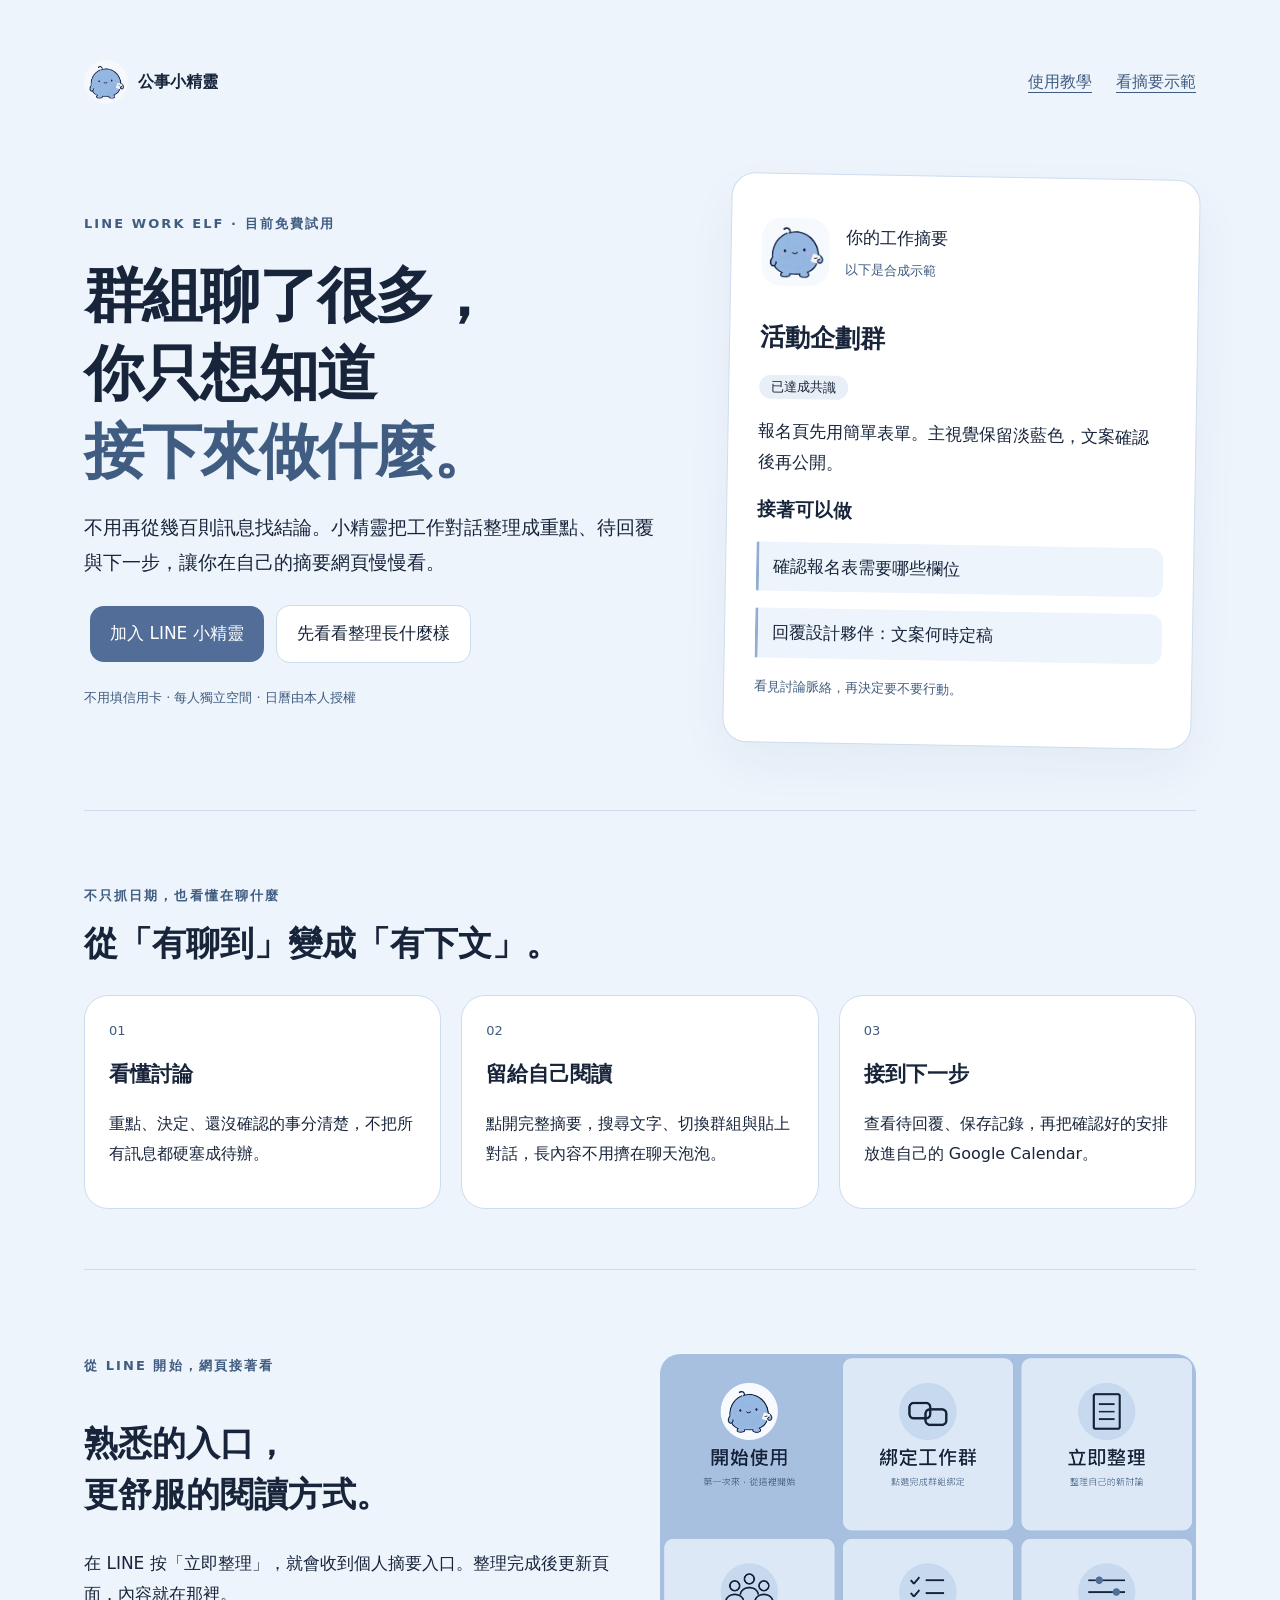
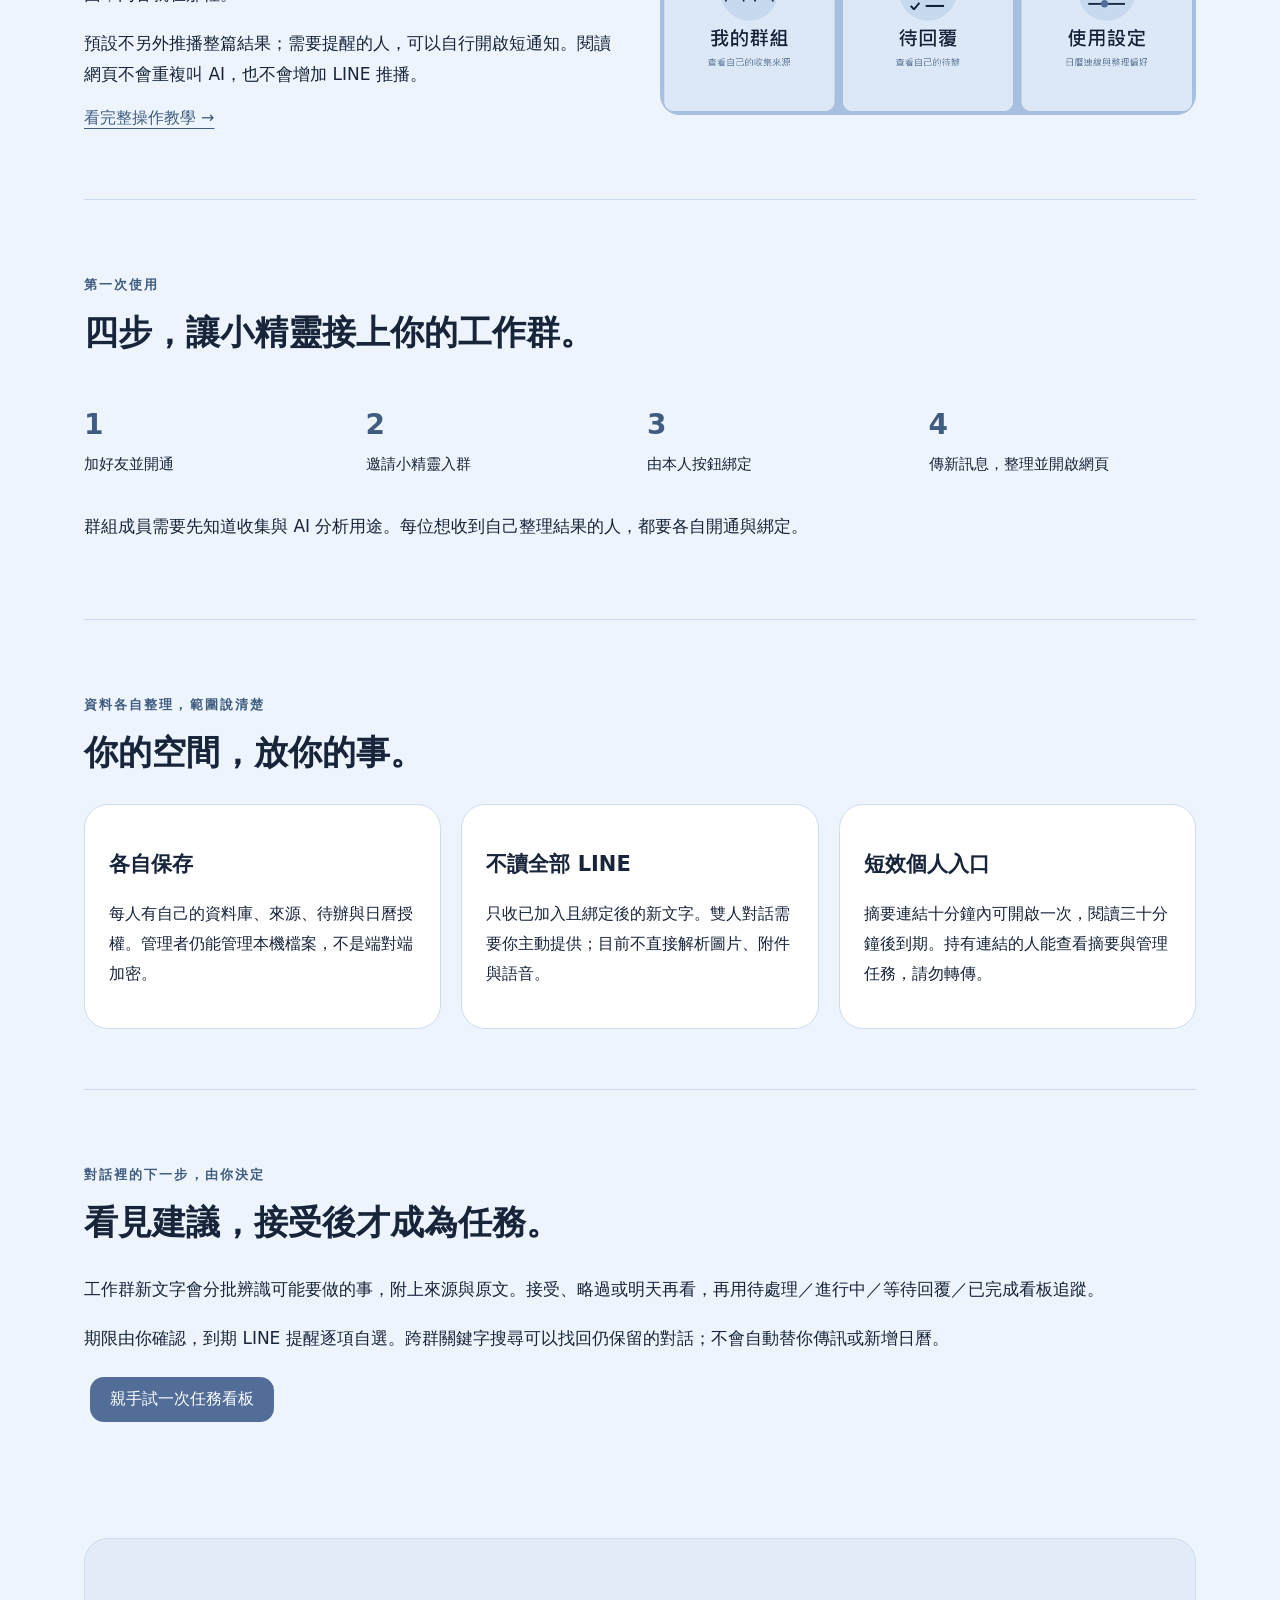
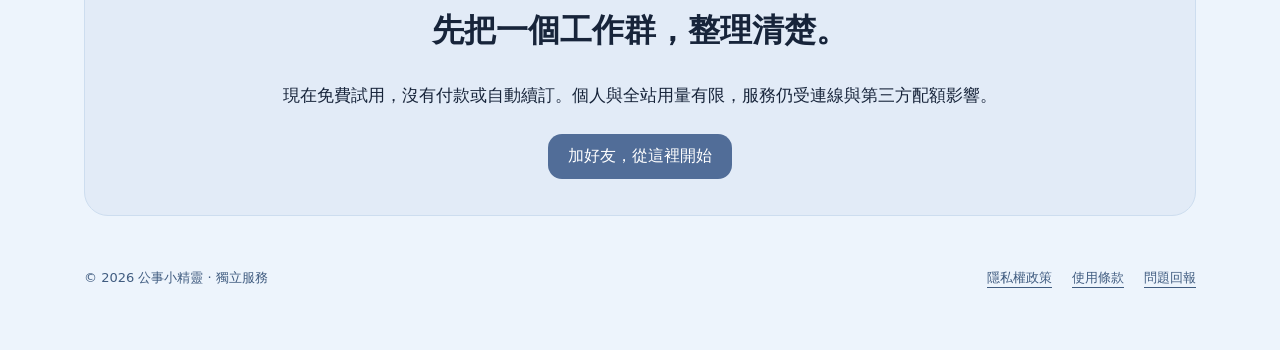
<file: docs/index.html>
<!doctype html><html lang="zh-Hant"><head><meta charset="utf-8"><meta name="viewport" content="width=device-width,initial-scale=1"><meta name="description" content="把 LINE 工作對話整理成重點、待辦與下一步。個人摘要網頁，各自日曆，現在免費試用。"><title>公事小精靈｜聊過的事，接著做</title><link rel="stylesheet" href="site.css"></head><body><main><header class="nav"><a class="brand" href="index.html"><img src="images/avatar.png" alt="公事小精靈手繪角色">公事小精靈</a><div><a href="getting-started.html">使用教學</a><a href="demo.html">看摘要示範</a></div></header><section class="hero"><div><p class="label">LINE WORK ELF · 目前免費試用</p><h1>群組聊了很多，<br>你只想知道<br><em>接下來做什麼。</em></h1><p class="lead">不用再從幾百則訊息找結論。小精靈把工作對話整理成重點、待回覆與下一步，讓你在自己的摘要網頁慢慢看。</p><p><a class="button" href="https://line.me/R/ti/p/%40526byspu">加入 LINE 小精靈</a><a class="button secondary" href="demo.html">先看看整理長什麼樣</a></p><p class="small">不用填信用卡 · 每人獨立空間 · 日曆由本人授權</p></div><div class="preview"><div class="preview-head"><img src="images/avatar.png" alt="圓圓的淡藍色小精靈"><p>你的工作摘要<br><span class="small">以下是合成示範</span></p></div><h2>活動企劃群</h2><span class="pill">已達成共識</span><p>報名頁先用簡單表單。主視覺保留淡藍色，文案確認後再公開。</p><h3>接著可以做</h3><p class="task">確認報名表需要哪些欄位</p><p class="task">回覆設計夥伴：文案何時定稿</p><p class="small">看見討論脈絡，再決定要不要行動。</p></div></section><section class="section"><p class="label">不只抓日期，也看懂在聊什麼</p><h2>從「有聊到」變成「有下文」。</h2><div class="grid"><article><span class="number">01</span><h3>看懂討論</h3><p>重點、決定、還沒確認的事分清楚，不把所有訊息都硬塞成待辦。</p></article><article><span class="number">02</span><h3>留給自己閱讀</h3><p>點開完整摘要，搜尋文字、切換群組與貼上對話，長內容不用擠在聊天泡泡。</p></article><article><span class="number">03</span><h3>接到下一步</h3><p>查看待回覆、保存記錄，再把確認好的安排放進自己的 Google Calendar。</p></article></div></section><section class="section split"><div><p class="label">從 LINE 開始，網頁接著看</p><h2>熟悉的入口，<br>更舒服的閱讀方式。</h2><p>在 LINE 按「立即整理」，就會收到個人摘要入口。整理完成後更新頁面，內容就在那裡。</p><p>預設不另外推播整篇結果；需要提醒的人，可以自行開啟短通知。閱讀網頁不會重複叫 AI，也不會增加 LINE 推播。</p><a href="getting-started.html">看完整操作教學 →</a></div><img class="menu" src="images/line-menu.png" alt="手機六格功能選單"></section><section class="section"><p class="label">第一次使用</p><h2>四步，讓小精靈接上你的工作群。</h2><div class="steps"><p><b>1</b> 加好友並開通</p><p><b>2</b> 邀請小精靈入群</p><p><b>3</b> 由本人按鈕綁定</p><p><b>4</b> 傳新訊息，整理並開啟網頁</p></div><p>群組成員需要先知道收集與 AI 分析用途。每位想收到自己整理結果的人，都要各自開通與綁定。</p></section><section class="section"><p class="label">資料各自整理，範圍說清楚</p><h2>你的空間，放你的事。</h2><div class="grid"><article><h3>各自保存</h3><p>每人有自己的資料庫、來源、待辦與日曆授權。管理者仍能管理本機檔案，不是端對端加密。</p></article><article><h3>不讀全部 LINE</h3><p>只收已加入且綁定後的新文字。雙人對話需要你主動提供；目前不直接解析圖片、附件與語音。</p></article><article><h3>短效個人入口</h3><p>摘要連結十分鐘內可開啟一次，閱讀三十分鐘後到期。持有連結的人能查看摘要與管理任務，請勿轉傳。</p></article></div></section><section class="section"><p class="label">對話裡的下一步，由你決定</p><h2>看見建議，接受後才成為任務。</h2><p>工作群新文字會分批辨識可能要做的事，附上來源與原文。接受、略過或明天再看，再用待處理／進行中／等待回覆／已完成看板追蹤。</p><p>期限由你確認，到期 LINE 提醒逐項自選。跨群關鍵字搜尋可以找回仍保留的對話；不會自動替你傳訊或新增日曆。</p><a class="button" href="demo.html">親手試一次任務看板</a></section><section class="cta"><h2>先把一個工作群，整理清楚。</h2><p>現在免費試用，沒有付款或自動續訂。個人與全站用量有限，服務仍受連線與第三方配額影響。</p><a class="button" href="https://line.me/R/ti/p/%40526byspu">加好友，從這裡開始</a></section><footer><span>© 2026 公事小精靈 · 獨立服務</span><nav><a href="privacy.html">隱私權政策</a><a href="terms.html">使用條款</a><a href="https://github.com/johnny-0120/line-work-elf/issues">問題回報</a></nav></footer></main></body></html>
</file>
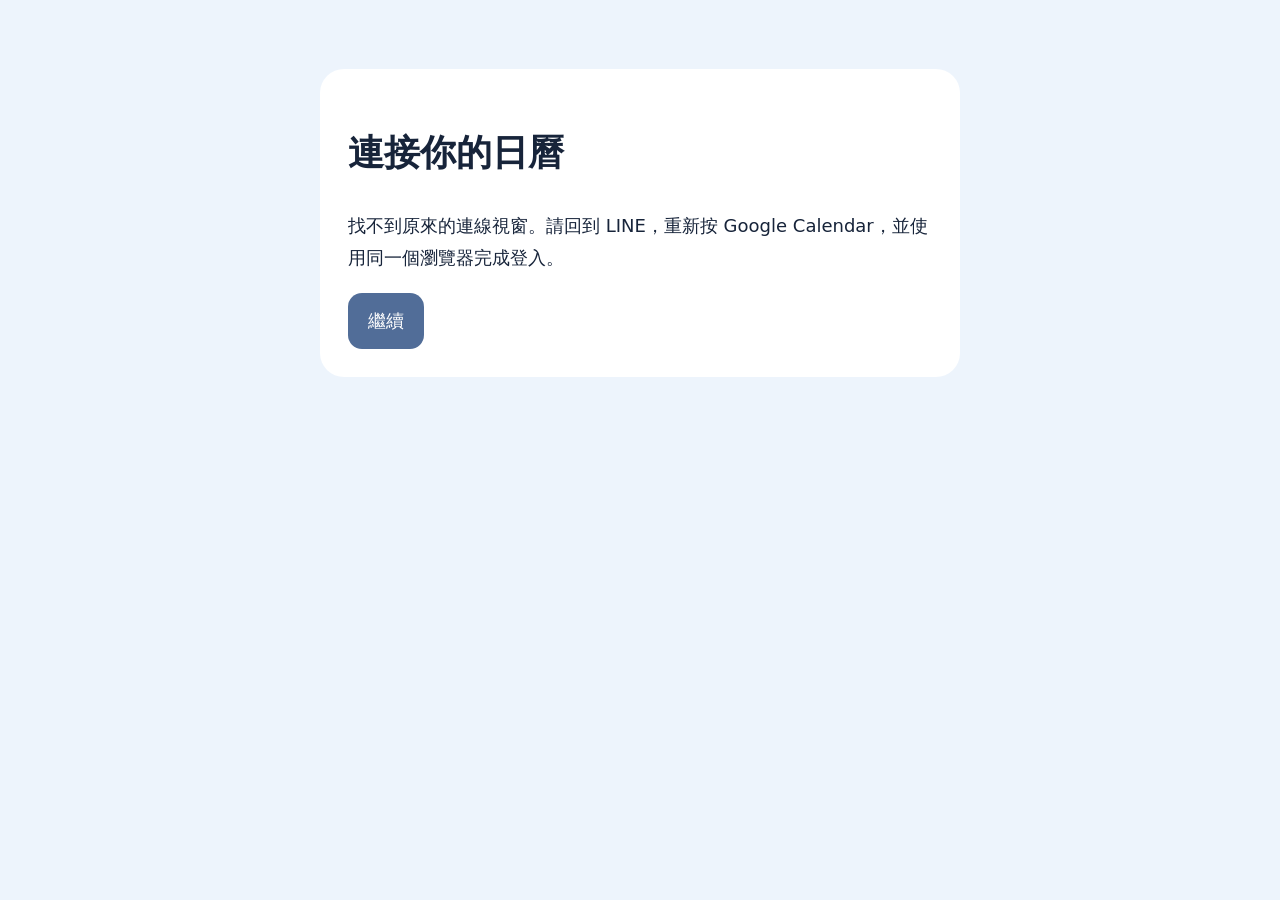
<file: docs/calendar-callback.html>
<!doctype html><html lang="zh-Hant"><meta charset="utf-8"><meta name="viewport" content="width=device-width,initial-scale=1"><meta name="referrer" content="no-referrer"><title>公事小精靈｜個人日曆</title><style>body{font:18px/1.8 system-ui;background:#edf4fc;color:#17243a;margin:5vh auto;max-width:640px;padding:24px}main{background:white;border-radius:24px;padding:28px}a{display:inline-block;background:#516d98;color:white;padding:12px 20px;border-radius:14px;text-decoration:none}</style><main><h1 id="title">連接你的日曆</h1><p id="status">正在準備個人連線。</p><a id="next" hidden>繼續</a></main><script>
const args=new URLSearchParams(location.search),origin=sessionStorage.getItem('elfCalendarOrigin')||'';
history.replaceState(null,'',location.pathname);
if(/^https:\/\/[a-z0-9-]+\.trycloudflare\.com$/.test(origin)&&args.has('state')){
 sessionStorage.removeItem('elfCalendarOrigin');
 const safe=new URLSearchParams();for(const key of ['state','code','error'])if(args.has(key))safe.set(key,args.get(key));
 document.getElementById('status').textContent='正在把授權結果安全送回你開始連線的小精靈。';
 location.replace(origin+'/calendar/callback?'+safe.toString());
}else document.getElementById('status').textContent='找不到原來的連線視窗。請回到 LINE，重新按 Google Calendar，並使用同一個瀏覽器完成登入。';
</script></html>
</file>
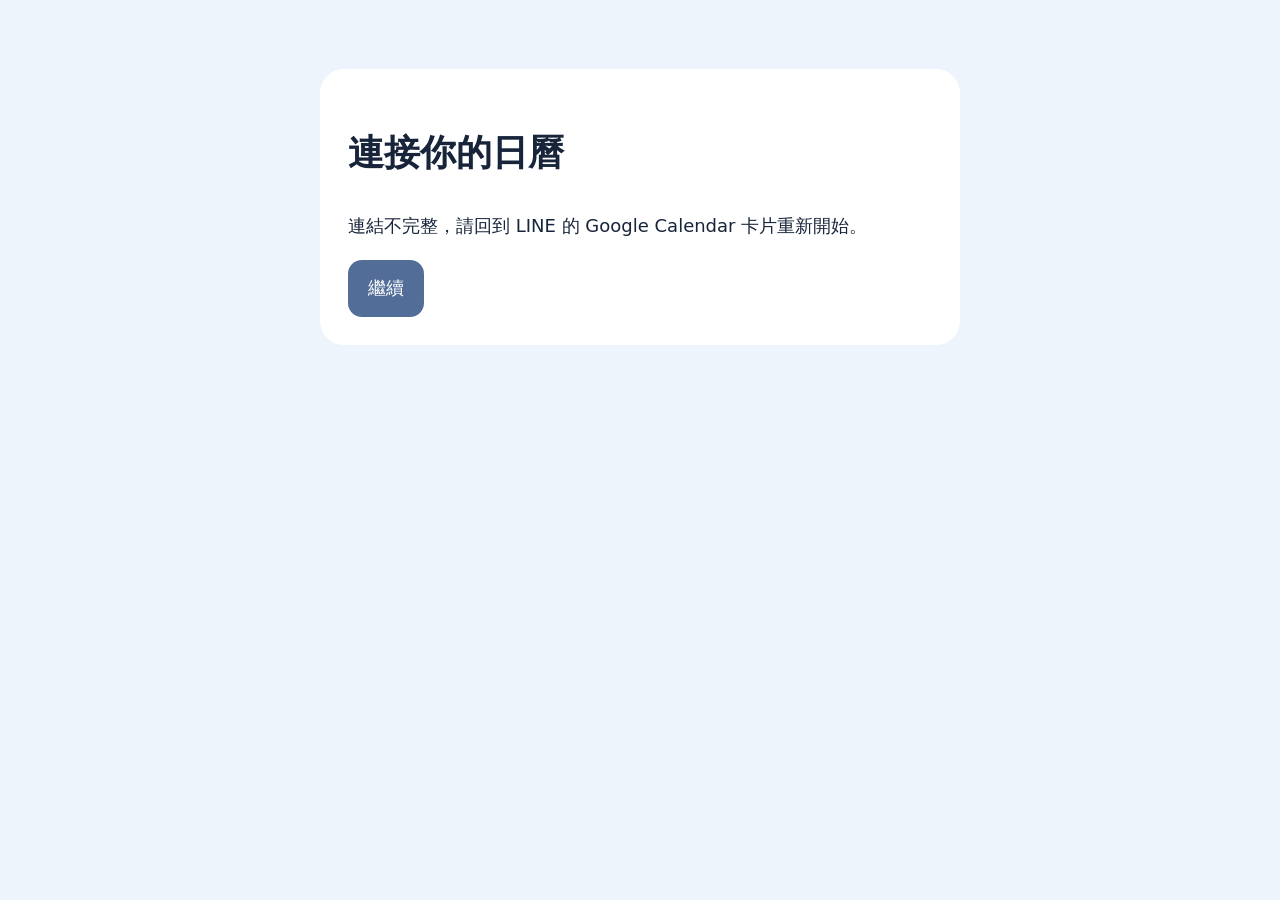
<file: docs/calendar-connect.html>
<!doctype html><html lang="zh-Hant"><meta charset="utf-8"><meta name="viewport" content="width=device-width,initial-scale=1"><meta name="referrer" content="no-referrer"><title>公事小精靈｜個人日曆</title><style>body{font:18px/1.8 system-ui;background:#edf4fc;color:#17243a;margin:5vh auto;max-width:640px;padding:24px}main{background:white;border-radius:24px;padding:28px}a{display:inline-block;background:#516d98;color:white;padding:12px 20px;border-radius:14px;text-decoration:none}</style><main><h1 id="title">連接你的日曆</h1><p id="status">正在準備個人連線。</p><a id="next" hidden>繼續</a></main><script>
const input=new URLSearchParams(location.hash.slice(1));
history.replaceState(null,'',location.pathname);
const origin=input.get('origin')||'', ticket=input.get('ticket')||'';
if(/^https:\/\/[a-z0-9-]+\.trycloudflare\.com$/.test(origin)&&/^[0-9a-f]{64}\.\d{10}\.[0-9a-f]{32}\.[0-9a-f]{64}$/.test(ticket)){
 sessionStorage.setItem('elfCalendarOrigin',origin);
 const next=document.getElementById('next');next.href=origin+'/calendar/connect?ticket='+encodeURIComponent(ticket);next.hidden=false;
 document.getElementById('status').textContent='請確認這是你剛剛從公事小精靈取得的個人連結。繼續後可登入自己的 Google 帳號。連結十分鐘內有效，請勿轉傳。';
}else document.getElementById('status').textContent='連結不完整，請回到 LINE 的 Google Calendar 卡片重新開始。';
</script></html>
</file>
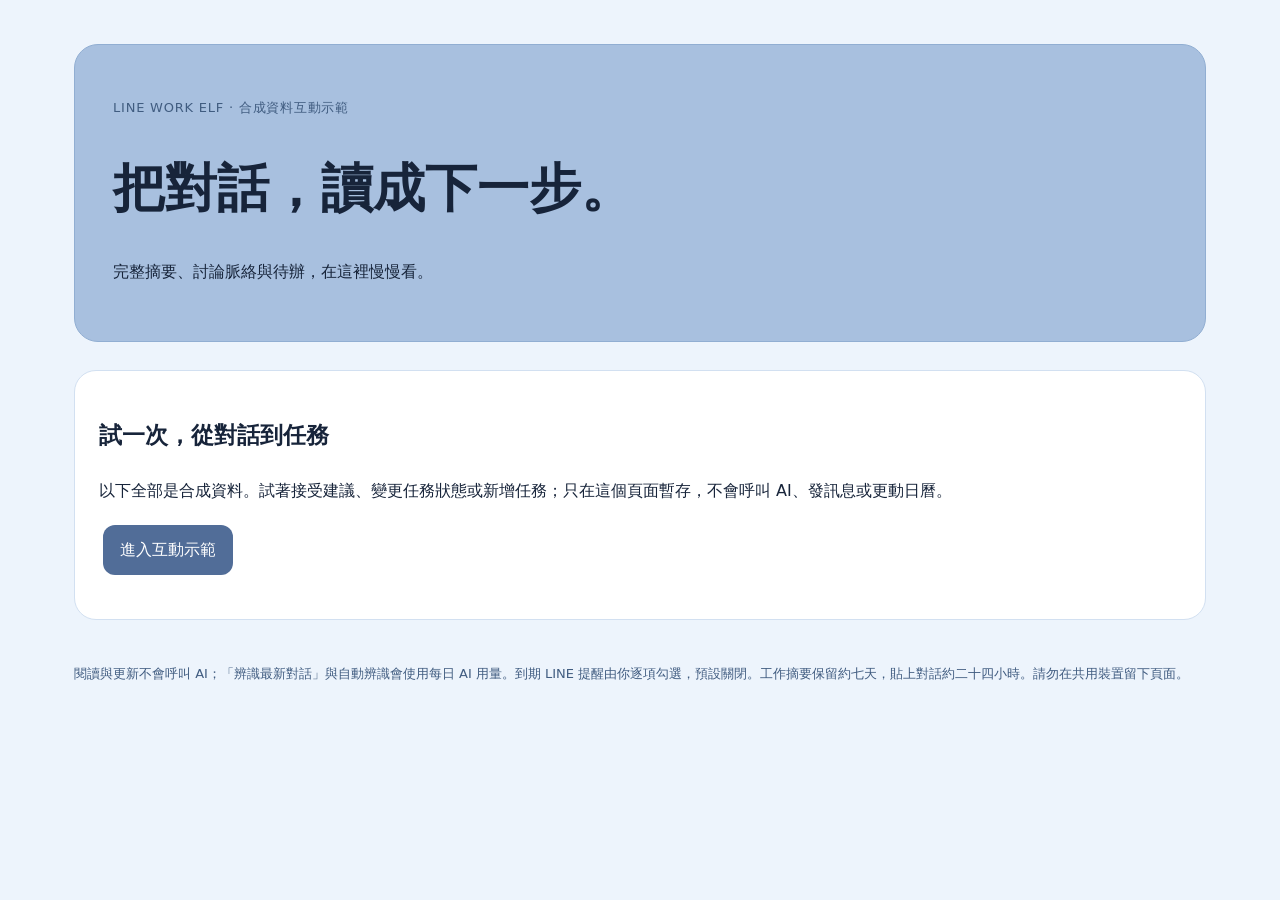
<file: docs/demo.html>
<!doctype html><html lang="zh-Hant"><head><meta charset="utf-8"><meta name="viewport" content="width=device-width,initial-scale=1"><meta name="robots" content="noindex,nofollow"><title>任務與摘要互動示範｜公事小精靈</title><link rel="stylesheet" href="demo.css"><script src="demo.js" defer></script></head><body><main><header><p class="eyebrow">LINE WORK ELF · 合成資料互動示範</p><h1>把對話，讀成下一步。</h1><p>完整摘要、討論脈絡與待辦，在這裡慢慢看。</p></header><section id="gate"><h2>試一次，從對話到任務</h2><p>以下全部是合成資料。試著接受建議、變更任務狀態或新增任務；只在這個頁面暫存，不會呼叫 AI、發訊息或更動日曆。</p><button id="enter">進入互動示範</button><p id="error" role="status"></p></section><div id="workspace" hidden><div class="toolbar"><div><button id="refresh">更新內容</button><button id="logout" class="secondary">結束閱讀</button></div><p id="status" role="status"></p></div><section class="stats" aria-label="整理概況"><div><strong id="summaryCount">0</strong><span>份整理</span></div><div><strong id="taskCount">0</strong><span>項待辦</span></div><div><strong id="pendingCount">0</strong><span>份處理中</span></div></section><nav aria-label="內容分類"><button data-filter="all" aria-pressed="true">全部整理</button><button data-filter="work" class="secondary" aria-pressed="false">工作群組</button><button data-filter="conversation" class="secondary" aria-pressed="false">貼上的對話</button></nav><label class="search">找這次想看的事<input id="search" type="search" placeholder="搜尋摘要與待辦文字" maxlength="100"></label><section id="taskAgent" hidden><div class="toolbar"><div><h2>看到了這些可能要做的事</h2><p class="muted">先確認，再加入你的待辦。時間與負責人是原文線索，不代表已替任何人交辦。</p></div><div><button id="detectTasks">辨識最新對話</button><button id="autoTasks" class="secondary">自動辨識</button></div></div><p id="taskPolicy" class="small"></p><p id="taskActionStatus" role="status"></p><div class="search-original"><label>跨群找原文<input id="originalQuery" type="search" maxlength="80" placeholder="例如：活動文案、報價、會議室"></label><button id="searchOriginal" class="secondary">搜尋已收集對話</button><p class="small">關鍵字搜尋綁定後、仍保留的七天內文字，不會重新呼叫 AI。</p><div id="originalResults"></div></div><div id="suggestions" class="suggestions"></div><div class="toolbar"><h2>我的任務看板</h2><button id="newTask" class="secondary">＋ 新增任務</button></div><form id="newTaskForm" hidden><label>任務名稱<input id="newTaskTitle" maxlength="180" required placeholder="例如：確認報名表欄位"></label><button type="submit">加入待辦</button><button type="button" id="cancelNewTask" class="secondary">取消</button></form><div id="taskBoard" class="board"></div></section><div class="columns"><section><h2>對話重點</h2><div id="summaries"></div></section><aside><h2>接著要處理</h2><p class="muted">依對話推測，請確認是否已回覆。任務可在上方看板處理；保存對話與新增日曆仍回 LINE 確認。</p><div id="tasks"></div><a id="back" href="https://line.me/R/ti/p/%40526byspu">回到 LINE 小精靈</a></aside></div></div><footer>閱讀與更新不會呼叫 AI；「辨識最新對話」與自動辨識會使用每日 AI 用量。到期 LINE 提醒由你逐項勾選，預設關閉。工作摘要保留約七天，貼上對話約二十四小時。請勿在共用裝置留下頁面。</footer></main></body></html>
</file>
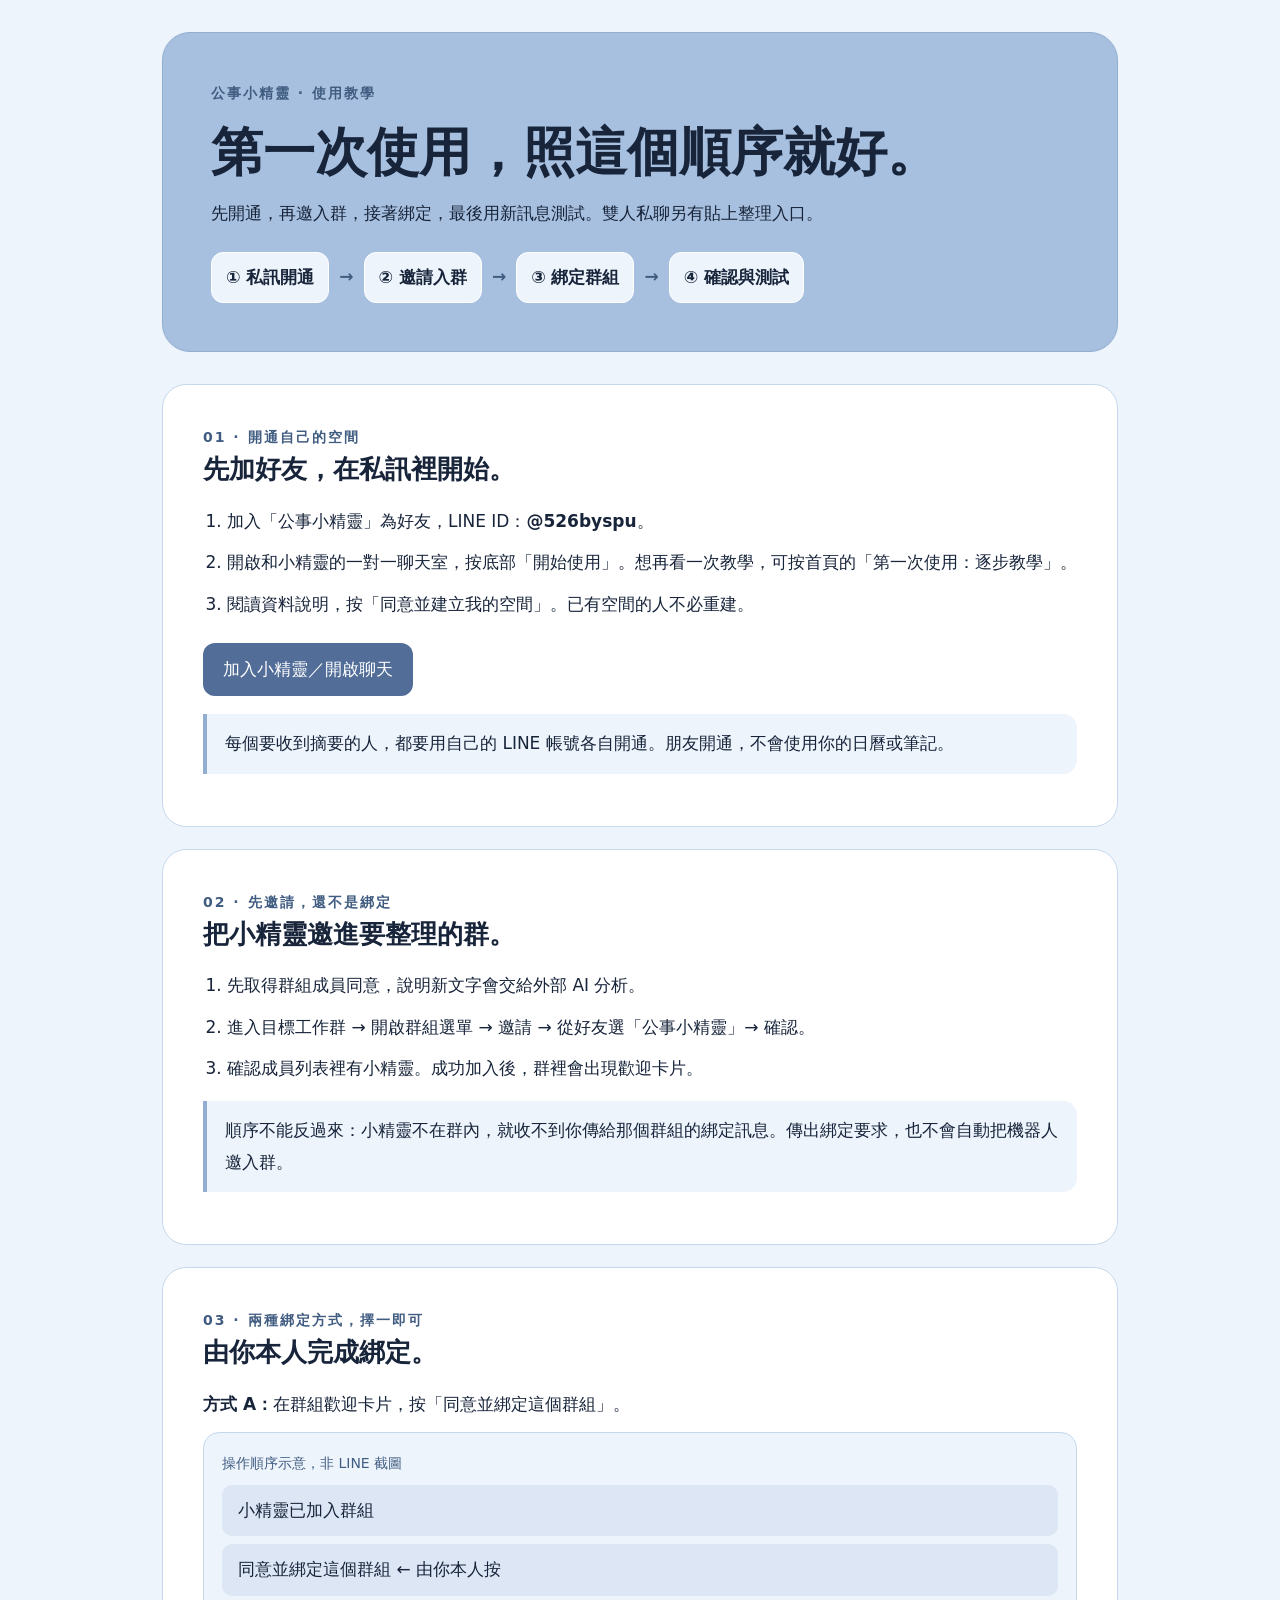
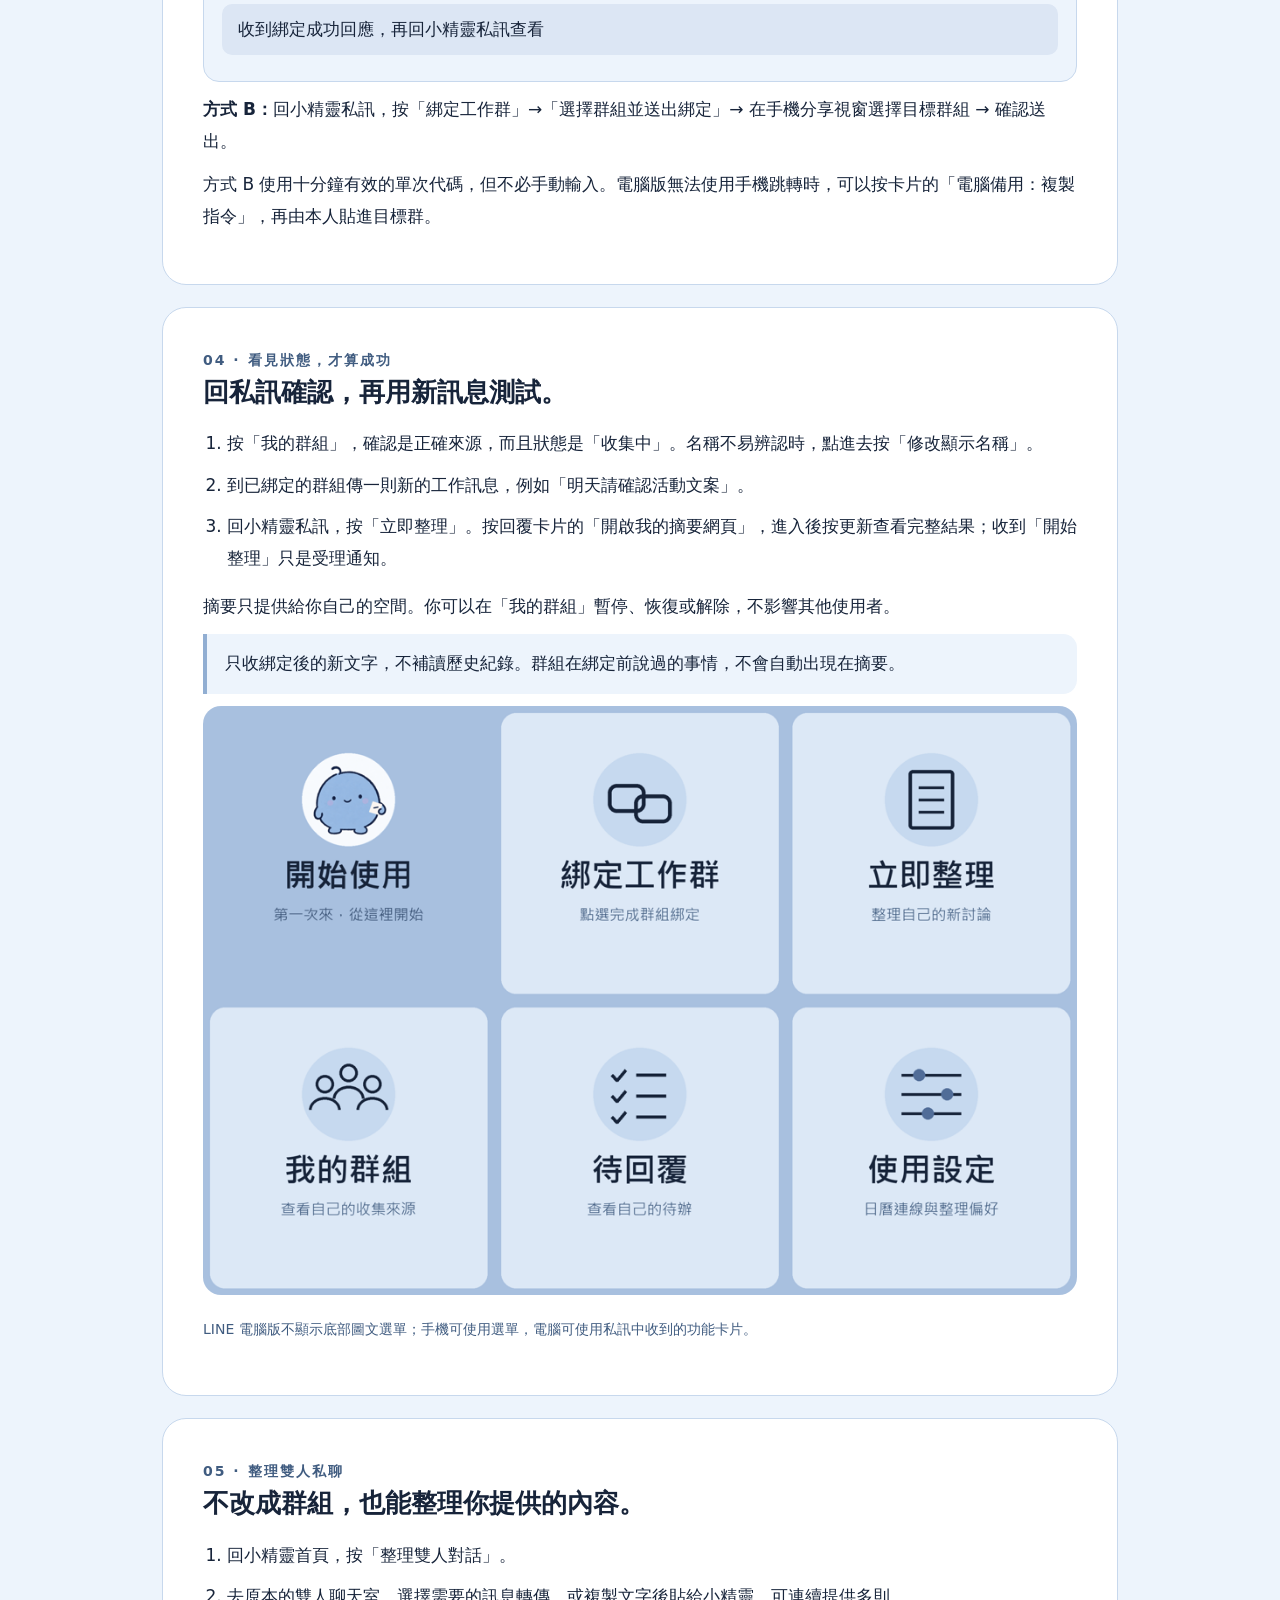
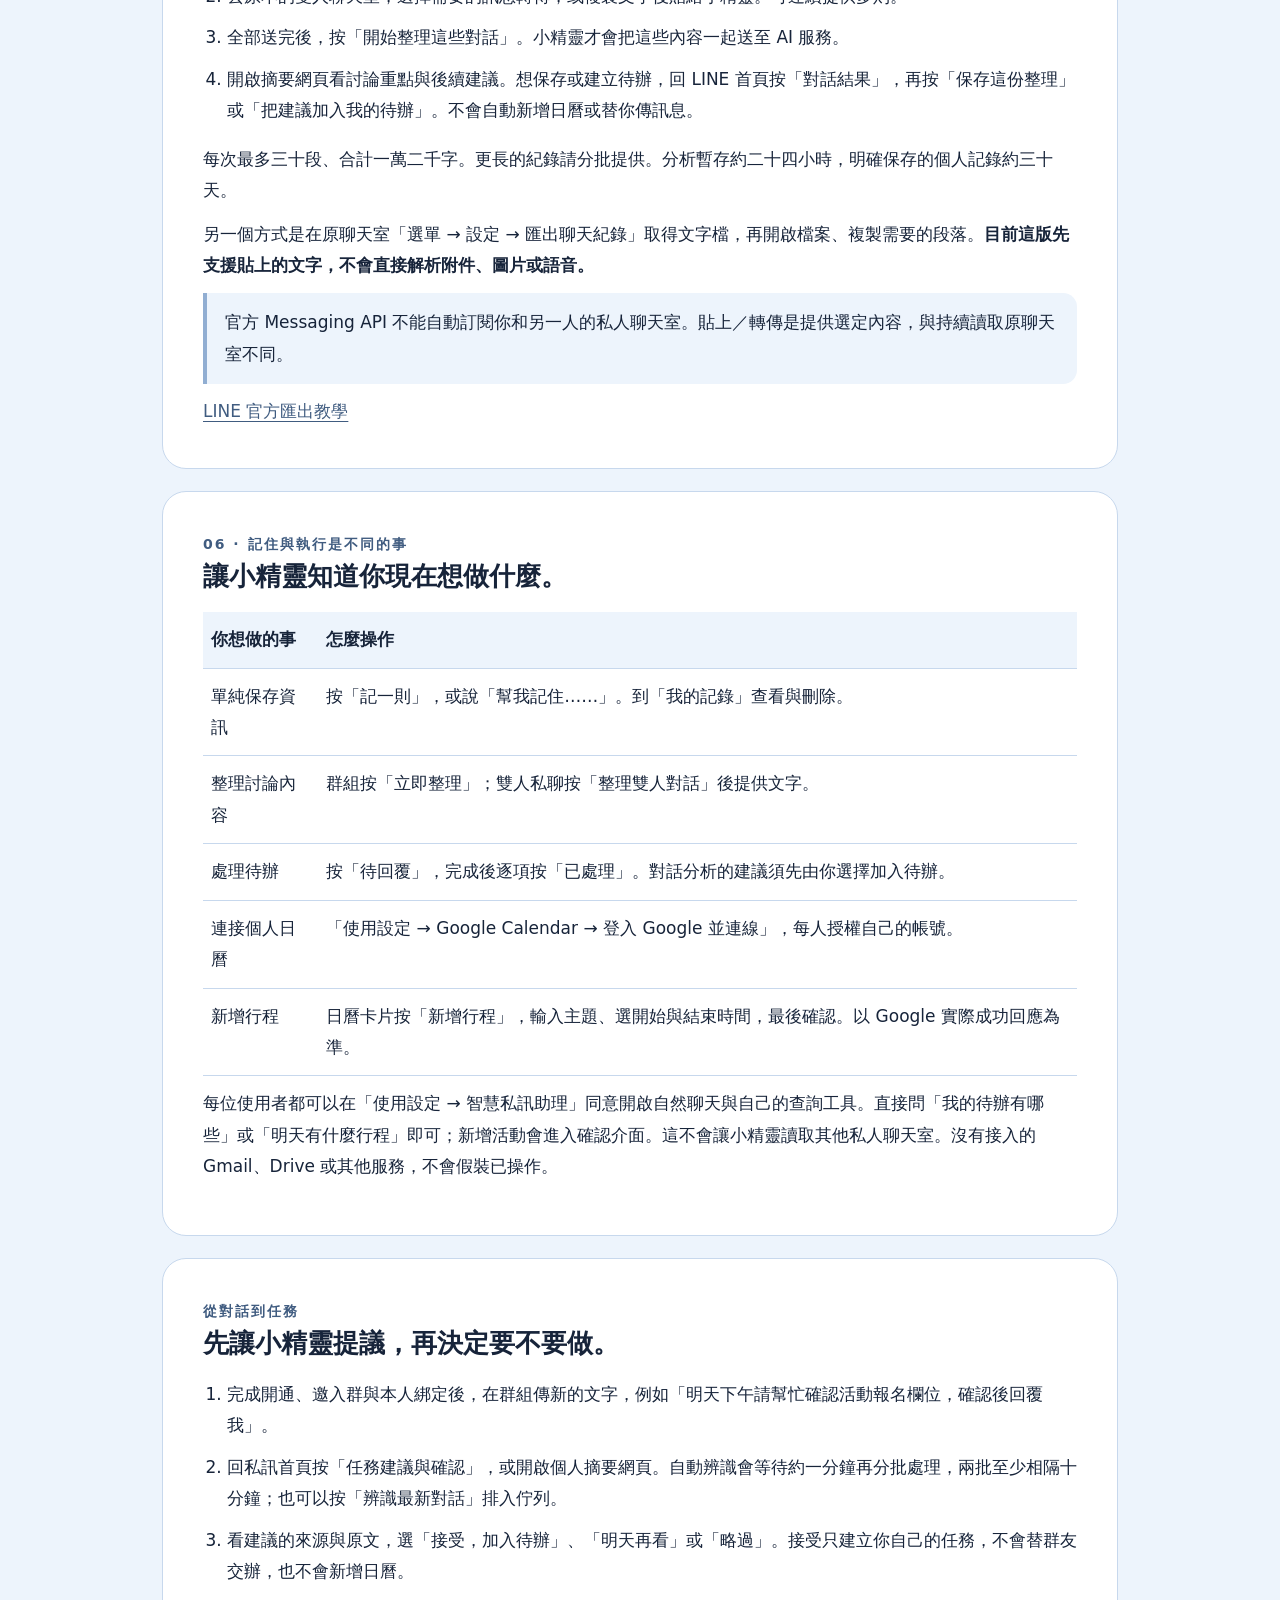
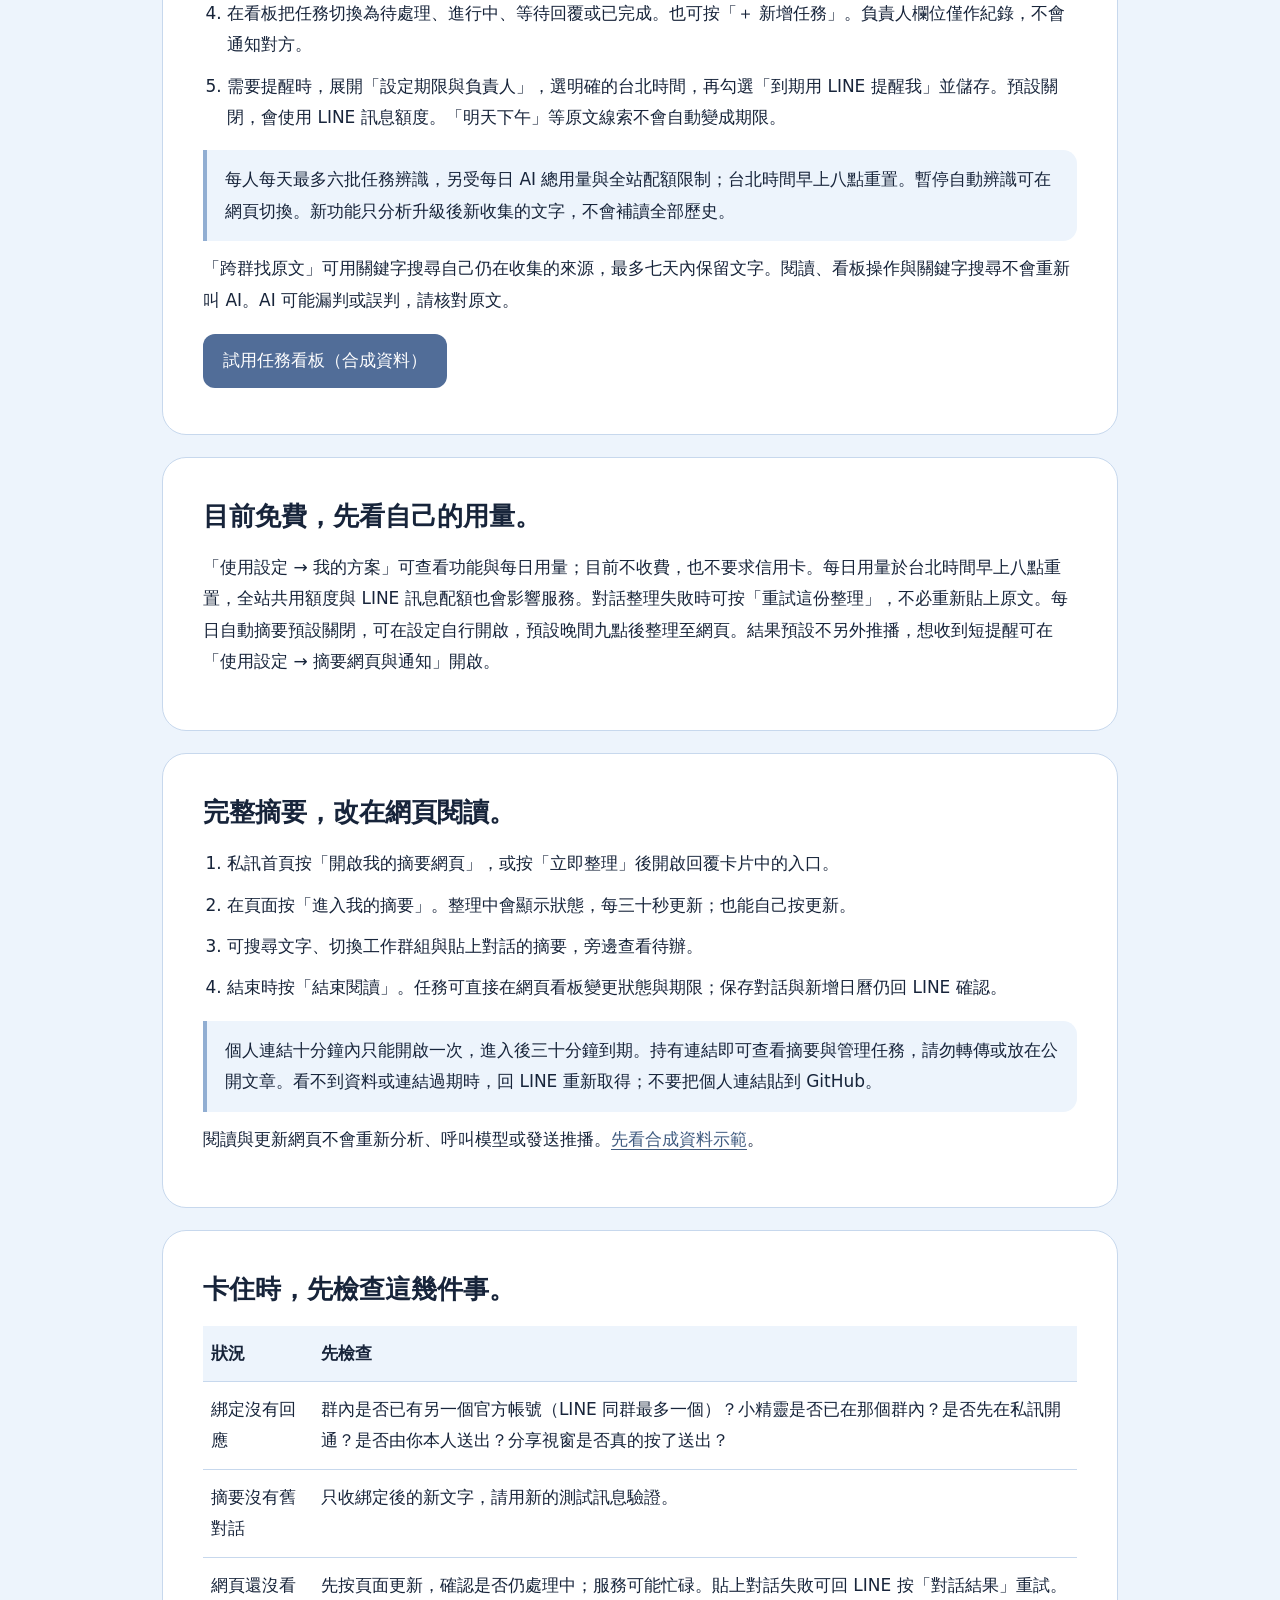
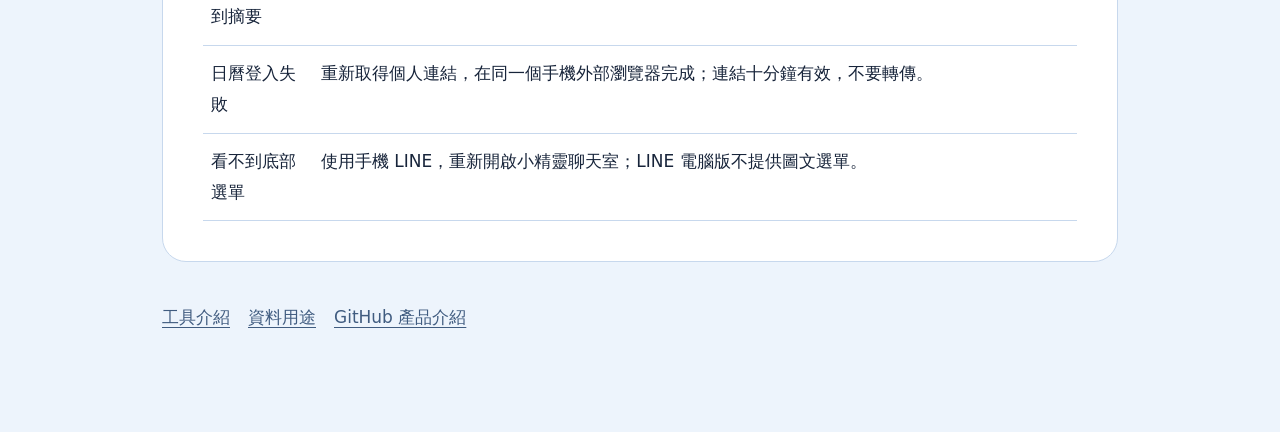
<file: docs/getting-started.html>
<!doctype html><html lang="zh-Hant"><meta charset="utf-8"><meta name="viewport" content="width=device-width,initial-scale=1"><meta name="theme-color" content="#91AED2"><title>從第一次使用開始｜公事小精靈</title><style>
:root{color-scheme:only light;--ink:#17243A;--blue:#91AED2;--paper:#EDF4FC;--muted:#405C80;--line:#C7D8ED}
*{box-sizing:border-box}html{background:var(--paper)}body{margin:0;background:var(--paper);color:var(--ink);font:17px/1.85 system-ui,"Microsoft JhengHei",sans-serif}
main{max-width:1000px;margin:auto;padding:32px 22px 80px}
header{padding:clamp(26px,5vw,48px);margin:0 0 32px;background:#A8C0DF;border:1px solid var(--blue);border-radius:28px}
h1{font-size:clamp(30px,6vw,52px);line-height:1.3;margin:12px 0}h2{font-size:26px;line-height:1.4;margin:0 0 18px}p{margin:12px 0}
section{background:#FFFFFF;border:1px solid var(--line);border-radius:24px;margin:22px 0;padding:clamp(22px,4vw,40px)}
.tag{font-size:14px;letter-spacing:2px;color:var(--muted);font-weight:650}
.flow{display:flex;gap:10px;flex-wrap:wrap;margin-top:22px}.flow span{padding:9px 14px;background:#EDF4FC;border:1px solid #FFFFFF;border-radius:12px;font-weight:650}.flow b{padding-top:9px;color:var(--muted)}
.tip{border-left:4px solid var(--blue);padding:14px 18px;background:#EDF4FC;border-radius:0 14px 14px 0}
.button,a.button{display:inline-block;background:#516D98;color:#FFFFFF;text-decoration:none;padding:11px 20px;border-radius:12px;margin:6px 5px 6px 0}
a{color:#405C80;text-underline-offset:4px}a:focus-visible{outline:3px solid var(--blue);outline-offset:4px}
.mock{border:1px solid var(--line);background:#EDF4FC;padding:18px;border-radius:16px}.mock span{display:block;background:#DCE6F4;margin:8px 0;padding:10px 16px;border-radius:10px}
.small{font-size:14px;color:#405C80}img.menu{max-width:100%;height:auto;border-radius:18px}
table{width:100%;border-collapse:collapse}td,th{text-align:left;padding:12px 8px;border-bottom:1px solid var(--line);vertical-align:top;overflow-wrap:anywhere}th{background:#EDF4FC}nav{padding:18px 0}nav a{margin-right:18px}ol{padding-left:24px}li{margin:10px 0}
@media(max-width:600px){main{padding:18px 16px 56px}header{border-radius:22px;padding:24px 20px}.flow{gap:8px}.flow span{padding:7px 10px;font-size:14px}.flow b{display:none}h2{font-size:23px}td,th{padding:10px 6px;font-size:15px}}
</style>
<main><header><div class="tag">公事小精靈 · 使用教學</div><h1>第一次使用，照這個順序就好。</h1><p>先開通，再邀入群，接著綁定，最後用新訊息測試。雙人私聊另有貼上整理入口。</p><div class="flow"><span>① 私訊開通</span><b>→</b><span>② 邀請入群</span><b>→</b><span>③ 綁定群組</span><b>→</b><span>④ 確認與測試</span></div></header>
<section><div class="tag">01 · 開通自己的空間</div><h2>先加好友，在私訊裡開始。</h2><ol><li>加入「公事小精靈」為好友，LINE ID：<strong>@526byspu</strong>。</li><li>開啟和小精靈的一對一聊天室，按底部「開始使用」。想再看一次教學，可按首頁的「第一次使用：逐步教學」。</li><li>閱讀資料說明，按「同意並建立我的空間」。已有空間的人不必重建。</li></ol><a class="button" href="https://line.me/R/ti/p/%40526byspu">加入小精靈／開啟聊天</a><p class="tip">每個要收到摘要的人，都要用自己的 LINE 帳號各自開通。朋友開通，不會使用你的日曆或筆記。</p></section>
<section><div class="tag">02 · 先邀請，還不是綁定</div><h2>把小精靈邀進要整理的群。</h2><ol><li>先取得群組成員同意，說明新文字會交給外部 AI 分析。</li><li>進入目標工作群 → 開啟群組選單 → 邀請 → 從好友選「公事小精靈」→ 確認。</li><li>確認成員列表裡有小精靈。成功加入後，群裡會出現歡迎卡片。</li></ol><p class="tip">順序不能反過來：小精靈不在群內，就收不到你傳給那個群組的綁定訊息。傳出綁定要求，也不會自動把機器人邀入群。</p></section>
<section><div class="tag">03 · 兩種綁定方式，擇一即可</div><h2>由你本人完成綁定。</h2><p><strong>方式 A：</strong>在群組歡迎卡片，按「同意並綁定這個群組」。</p><div class="mock"><div class="small">操作順序示意，非 LINE 截圖</div><span>小精靈已加入群組</span><span>同意並綁定這個群組 ← 由你本人按</span><span>收到綁定成功回應，再回小精靈私訊查看</span></div><p><strong>方式 B：</strong>回小精靈私訊，按「綁定工作群」→「選擇群組並送出綁定」→ 在手機分享視窗選擇目標群組 → 確認送出。</p><p>方式 B 使用十分鐘有效的單次代碼，但不必手動輸入。電腦版無法使用手機跳轉時，可以按卡片的「電腦備用：複製指令」，再由本人貼進目標群。</p></section>
<section><div class="tag">04 · 看見狀態，才算成功</div><h2>回私訊確認，再用新訊息測試。</h2><ol><li>按「我的群組」，確認是正確來源，而且狀態是「收集中」。名稱不易辨認時，點進去按「修改顯示名稱」。</li><li>到已綁定的群組傳一則新的工作訊息，例如「明天請確認活動文案」。</li><li>回小精靈私訊，按「立即整理」。按回覆卡片的「開啟我的摘要網頁」，進入後按更新查看完整結果；收到「開始整理」只是受理通知。</li></ol><p>摘要只提供給你自己的空間。你可以在「我的群組」暫停、恢復或解除，不影響其他使用者。</p><p class="tip">只收綁定後的新文字，不補讀歷史紀錄。群組在綁定前說過的事情，不會自動出現在摘要。</p><img class="menu" src="images/line-menu.png" alt="公事小精靈手機底部選單，包含開始使用、綁定工作群、立即整理、我的群組、待回覆、使用設定"><p class="small">LINE 電腦版不顯示底部圖文選單；手機可使用選單，電腦可使用私訊中收到的功能卡片。</p></section>
<section><div class="tag">05 · 整理雙人私聊</div><h2>不改成群組，也能整理你提供的內容。</h2><ol><li>回小精靈首頁，按「整理雙人對話」。</li><li>去原本的雙人聊天室，選擇需要的訊息轉傳，或複製文字後貼給小精靈。可連續提供多則。</li><li>全部送完後，按「開始整理這些對話」。小精靈才會把這些內容一起送至 AI 服務。</li><li>開啟摘要網頁看討論重點與後續建議。想保存或建立待辦，回 LINE 首頁按「對話結果」，再按「保存這份整理」或「把建議加入我的待辦」。不會自動新增日曆或替你傳訊息。</li></ol><p>每次最多三十段、合計一萬二千字。更長的紀錄請分批提供。分析暫存約二十四小時，明確保存的個人記錄約三十天。</p><p>另一個方式是在原聊天室「選單 → 設定 → 匯出聊天紀錄」取得文字檔，再開啟檔案、複製需要的段落。<strong>目前這版先支援貼上的文字，不會直接解析附件、圖片或語音。</strong></p><p class="tip">官方 Messaging API 不能自動訂閱你和另一人的私人聊天室。貼上／轉傳是提供選定內容，與持續讀取原聊天室不同。</p><a href="https://help.line.me/line/ios/?contentId=20007388">LINE 官方匯出教學</a></section>
<section><div class="tag">06 · 記住與執行是不同的事</div><h2>讓小精靈知道你現在想做什麼。</h2><table><tr><th>你想做的事</th><th>怎麼操作</th></tr><tr><td>單純保存資訊</td><td>按「記一則」，或說「幫我記住……」。到「我的記錄」查看與刪除。</td></tr><tr><td>整理討論內容</td><td>群組按「立即整理」；雙人私聊按「整理雙人對話」後提供文字。</td></tr><tr><td>處理待辦</td><td>按「待回覆」，完成後逐項按「已處理」。對話分析的建議須先由你選擇加入待辦。</td></tr><tr><td>連接個人日曆</td><td>「使用設定 → Google Calendar → 登入 Google 並連線」，每人授權自己的帳號。</td></tr><tr><td>新增行程</td><td>日曆卡片按「新增行程」，輸入主題、選開始與結束時間，最後確認。以 Google 實際成功回應為準。</td></tr></table><p>每位使用者都可以在「使用設定 → 智慧私訊助理」同意開啟自然聊天與自己的查詢工具。直接問「我的待辦有哪些」或「明天有什麼行程」即可；新增活動會進入確認介面。這不會讓小精靈讀取其他私人聊天室。沒有接入的 Gmail、Drive 或其他服務，不會假裝已操作。</p></section>
<section><div class="tag">從對話到任務</div><h2>先讓小精靈提議，再決定要不要做。</h2><ol><li>完成開通、邀入群與本人綁定後，在群組傳新的文字，例如「明天下午請幫忙確認活動報名欄位，確認後回覆我」。</li><li>回私訊首頁按「任務建議與確認」，或開啟個人摘要網頁。自動辨識會等待約一分鐘再分批處理，兩批至少相隔十分鐘；也可以按「辨識最新對話」排入佇列。</li><li>看建議的來源與原文，選「接受，加入待辦」、「明天再看」或「略過」。接受只建立你自己的任務，不會替群友交辦，也不會新增日曆。</li><li>在看板把任務切換為待處理、進行中、等待回覆或已完成。也可按「＋ 新增任務」。負責人欄位僅作紀錄，不會通知對方。</li><li>需要提醒時，展開「設定期限與負責人」，選明確的台北時間，再勾選「到期用 LINE 提醒我」並儲存。預設關閉，會使用 LINE 訊息額度。「明天下午」等原文線索不會自動變成期限。</li></ol><p class="tip">每人每天最多六批任務辨識，另受每日 AI 總用量與全站配額限制；台北時間早上八點重置。暫停自動辨識可在網頁切換。新功能只分析升級後新收集的文字，不會補讀全部歷史。</p><p>「跨群找原文」可用關鍵字搜尋自己仍在收集的來源，最多七天內保留文字。閱讀、看板操作與關鍵字搜尋不會重新叫 AI。AI 可能漏判或誤判，請核對原文。</p><a class="button" href="demo.html">試用任務看板（合成資料）</a></section><section><h2>目前免費，先看自己的用量。</h2><p>「使用設定 → 我的方案」可查看功能與每日用量；目前不收費，也不要求信用卡。每日用量於台北時間早上八點重置，全站共用額度與 LINE 訊息配額也會影響服務。對話整理失敗時可按「重試這份整理」，不必重新貼上原文。每日自動摘要預設關閉，可在設定自行開啟，預設晚間九點後整理至網頁。結果預設不另外推播，想收到短提醒可在「使用設定 → 摘要網頁與通知」開啟。</p></section><section><h2>完整摘要，改在網頁閱讀。</h2><ol><li>私訊首頁按「開啟我的摘要網頁」，或按「立即整理」後開啟回覆卡片中的入口。</li><li>在頁面按「進入我的摘要」。整理中會顯示狀態，每三十秒更新；也能自己按更新。</li><li>可搜尋文字、切換工作群組與貼上對話的摘要，旁邊查看待辦。</li><li>結束時按「結束閱讀」。任務可直接在網頁看板變更狀態與期限；保存對話與新增日曆仍回 LINE 確認。</li></ol><p class="tip">個人連結十分鐘內只能開啟一次，進入後三十分鐘到期。持有連結即可查看摘要與管理任務，請勿轉傳或放在公開文章。看不到資料或連結過期時，回 LINE 重新取得；不要把個人連結貼到 GitHub。</p><p>閱讀與更新網頁不會重新分析、呼叫模型或發送推播。<a href="demo.html">先看合成資料示範</a>。</p></section><section><h2>卡住時，先檢查這幾件事。</h2><table><tr><th>狀況</th><th>先檢查</th></tr><tr><td>綁定沒有回應</td><td>群內是否已有另一個官方帳號（LINE 同群最多一個）？小精靈是否已在那個群內？是否先在私訊開通？是否由你本人送出？分享視窗是否真的按了送出？</td></tr><tr><td>摘要沒有舊對話</td><td>只收綁定後的新文字，請用新的測試訊息驗證。</td></tr><tr><td>網頁還沒看到摘要</td><td>先按頁面更新，確認是否仍處理中；服務可能忙碌。貼上對話失敗可回 LINE 按「對話結果」重試。</td></tr><tr><td>日曆登入失敗</td><td>重新取得個人連結，在同一個手機外部瀏覽器完成；連結十分鐘有效，不要轉傳。</td></tr><tr><td>看不到底部選單</td><td>使用手機 LINE，重新開啟小精靈聊天室；LINE 電腦版不提供圖文選單。</td></tr></table></section><nav><a href="index.html">工具介紹</a><a href="privacy.html">資料用途</a><a href="https://github.com/johnny-0120/line-work-elf">GitHub 產品介紹</a></nav></main></html>
</file>
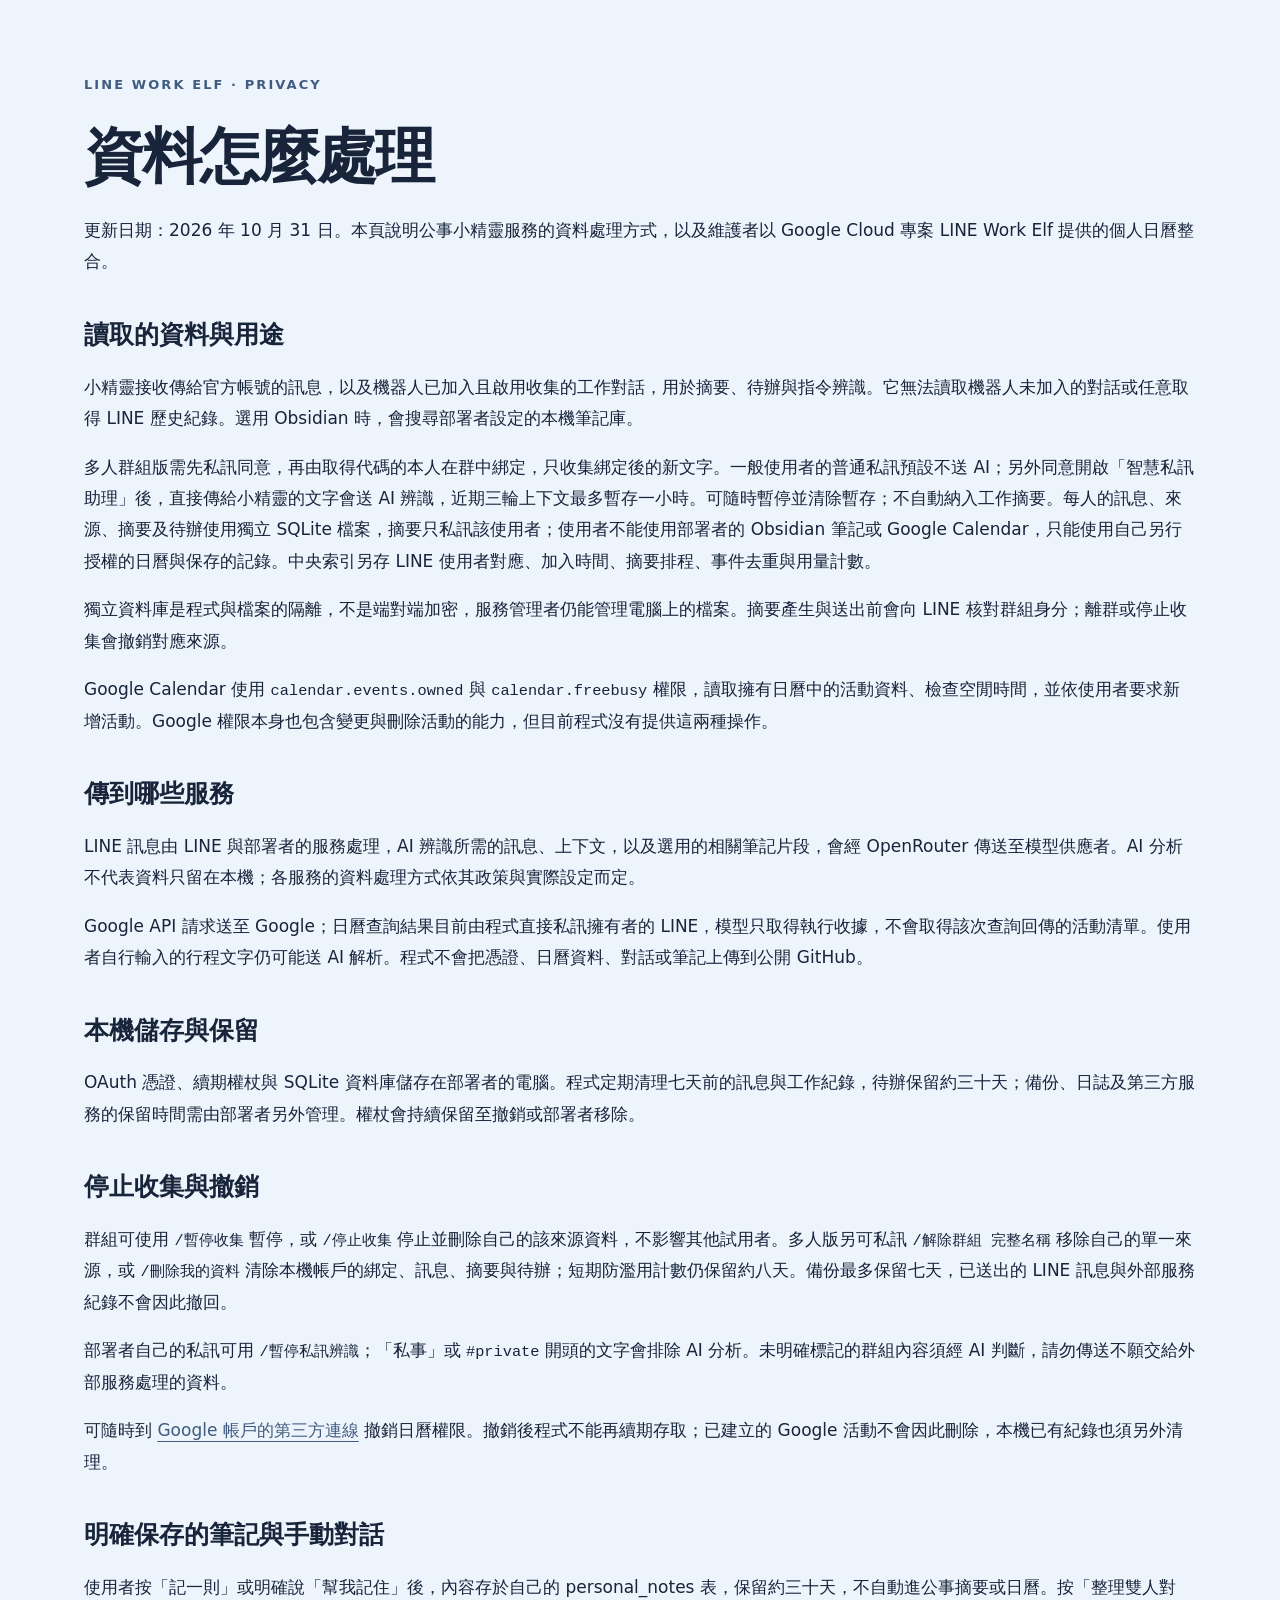
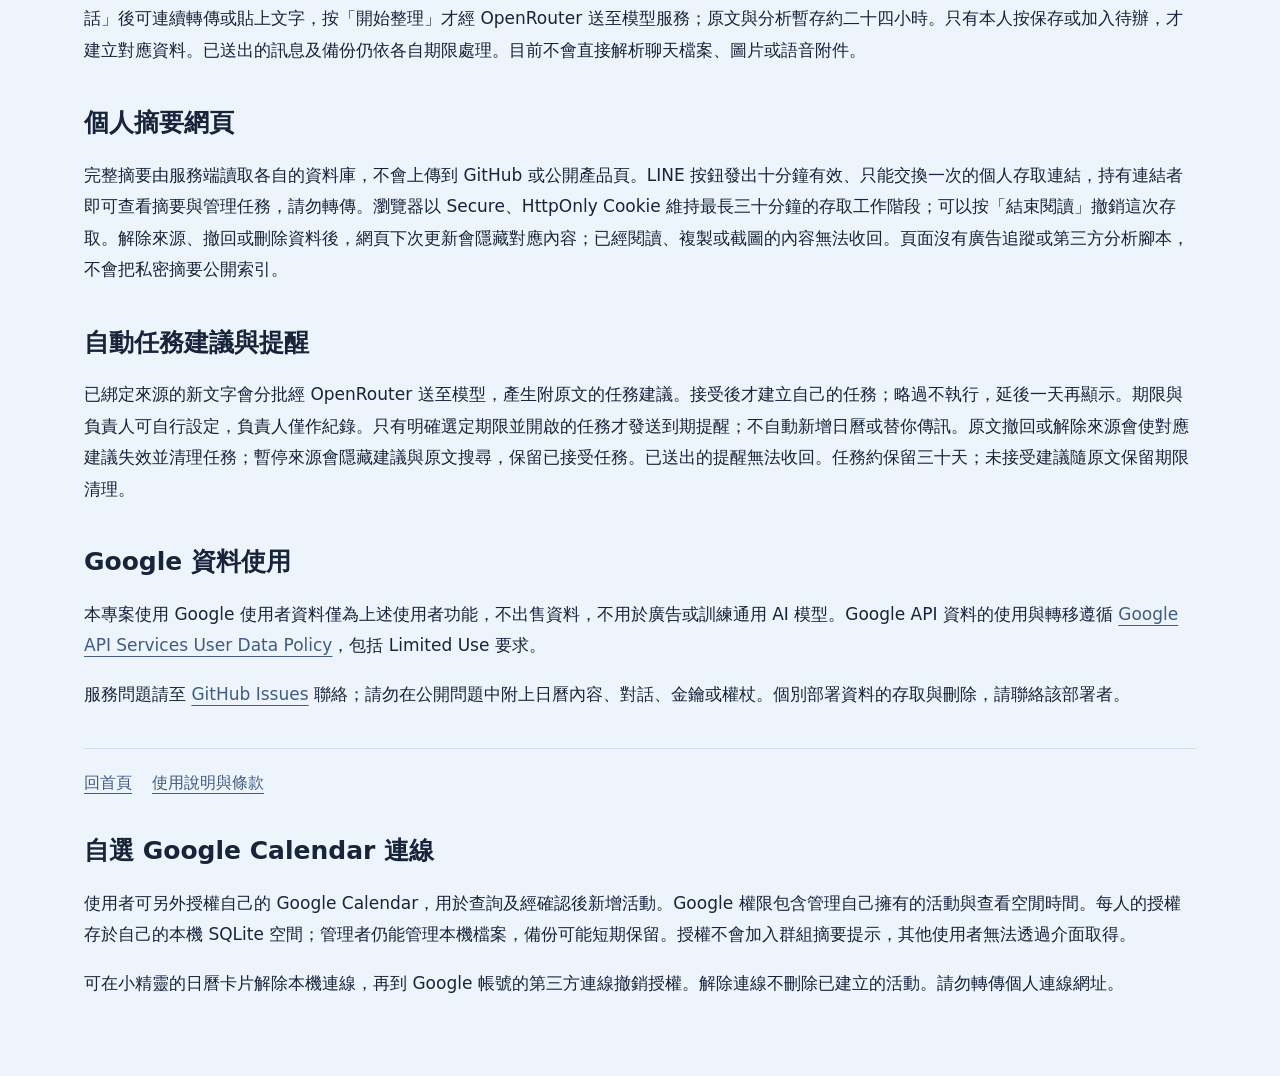
<file: docs/privacy.html>
<!doctype html>
<html lang="zh-Hant"><meta charset="utf-8"><meta name="viewport" content="width=device-width,initial-scale=1">
<title>隱私權政策｜LINE 公事小精靈</title><link rel="stylesheet" href="site.css">
<main><p class="label">LINE WORK ELF · PRIVACY</p><h1>資料怎麼處理</h1><p>更新日期：2026 年 10 月 31 日。本頁說明公事小精靈服務的資料處理方式，以及維護者以 Google Cloud 專案 LINE Work Elf 提供的個人日曆整合。</p>
<h2>讀取的資料與用途</h2><p>小精靈接收傳給官方帳號的訊息，以及機器人已加入且啟用收集的工作對話，用於摘要、待辦與指令辨識。它無法讀取機器人未加入的對話或任意取得 LINE 歷史紀錄。選用 Obsidian 時，會搜尋部署者設定的本機筆記庫。</p>
<p>多人群組版需先私訊同意，再由取得代碼的本人在群中綁定，只收集綁定後的新文字。一般使用者的普通私訊預設不送 AI；另外同意開啟「智慧私訊助理」後，直接傳給小精靈的文字會送 AI 辨識，近期三輪上下文最多暫存一小時。可隨時暫停並清除暫存；不自動納入工作摘要。每人的訊息、來源、摘要及待辦使用獨立 SQLite 檔案，摘要只私訊該使用者；使用者不能使用部署者的 Obsidian 筆記或 Google Calendar，只能使用自己另行授權的日曆與保存的記錄。中央索引另存 LINE 使用者對應、加入時間、摘要排程、事件去重與用量計數。</p>
<p>獨立資料庫是程式與檔案的隔離，不是端對端加密，服務管理者仍能管理電腦上的檔案。摘要產生與送出前會向 LINE 核對群組身分；離群或停止收集會撤銷對應來源。</p>
<p>Google Calendar 使用 <code>calendar.events.owned</code> 與 <code>calendar.freebusy</code> 權限，讀取擁有日曆中的活動資料、檢查空閒時間，並依使用者要求新增活動。Google 權限本身也包含變更與刪除活動的能力，但目前程式沒有提供這兩種操作。</p>
<h2>傳到哪些服務</h2><p>LINE 訊息由 LINE 與部署者的服務處理，AI 辨識所需的訊息、上下文，以及選用的相關筆記片段，會經 OpenRouter 傳送至模型供應者。AI 分析不代表資料只留在本機；各服務的資料處理方式依其政策與實際設定而定。</p>
<p>Google API 請求送至 Google；日曆查詢結果目前由程式直接私訊擁有者的 LINE，模型只取得執行收據，不會取得該次查詢回傳的活動清單。使用者自行輸入的行程文字仍可能送 AI 解析。程式不會把憑證、日曆資料、對話或筆記上傳到公開 GitHub。</p>
<h2>本機儲存與保留</h2><p>OAuth 憑證、續期權杖與 SQLite 資料庫儲存在部署者的電腦。程式定期清理七天前的訊息與工作紀錄，待辦保留約三十天；備份、日誌及第三方服務的保留時間需由部署者另外管理。權杖會持續保留至撤銷或部署者移除。</p>
<h2>停止收集與撤銷</h2><p>群組可使用 <code>/暫停收集</code> 暫停，或 <code>/停止收集</code> 停止並刪除自己的該來源資料，不影響其他試用者。多人版另可私訊 <code>/解除群組 完整名稱</code> 移除自己的單一來源，或 <code>/刪除我的資料</code> 清除本機帳戶的綁定、訊息、摘要與待辦；短期防濫用計數仍保留約八天。備份最多保留七天，已送出的 LINE 訊息與外部服務紀錄不會因此撤回。</p>
<p>部署者自己的私訊可用 <code>/暫停私訊辨識</code>；「私事」或 <code>#private</code> 開頭的文字會排除 AI 分析。未明確標記的群組內容須經 AI 判斷，請勿傳送不願交給外部服務處理的資料。</p>
<p>可隨時到 <a href="https://myaccount.google.com/connections">Google 帳戶的第三方連線</a> 撤銷日曆權限。撤銷後程式不能再續期存取；已建立的 Google 活動不會因此刪除，本機已有紀錄也須另外清理。</p>
<h2>明確保存的筆記與手動對話</h2><p>使用者按「記一則」或明確說「幫我記住」後，內容存於自己的 personal_notes 表，保留約三十天，不自動進公事摘要或日曆。按「整理雙人對話」後可連續轉傳或貼上文字，按「開始整理」才經 OpenRouter 送至模型服務；原文與分析暫存約二十四小時。只有本人按保存或加入待辦，才建立對應資料。已送出的訊息及備份仍依各自期限處理。目前不會直接解析聊天檔案、圖片或語音附件。</p><h2>個人摘要網頁</h2><p>完整摘要由服務端讀取各自的資料庫，不會上傳到 GitHub 或公開產品頁。LINE 按鈕發出十分鐘有效、只能交換一次的個人存取連結，持有連結者即可查看摘要與管理任務，請勿轉傳。瀏覽器以 Secure、HttpOnly Cookie 維持最長三十分鐘的存取工作階段；可以按「結束閱讀」撤銷這次存取。解除來源、撤回或刪除資料後，網頁下次更新會隱藏對應內容；已經閱讀、複製或截圖的內容無法收回。頁面沒有廣告追蹤或第三方分析腳本，不會把私密摘要公開索引。</p><h2>自動任務建議與提醒</h2><p>已綁定來源的新文字會分批經 OpenRouter 送至模型，產生附原文的任務建議。接受後才建立自己的任務；略過不執行，延後一天再顯示。期限與負責人可自行設定，負責人僅作紀錄。只有明確選定期限並開啟的任務才發送到期提醒；不自動新增日曆或替你傳訊。原文撤回或解除來源會使對應建議失效並清理任務；暫停來源會隱藏建議與原文搜尋，保留已接受任務。已送出的提醒無法收回。任務約保留三十天；未接受建議隨原文保留期限清理。</p><h2>Google 資料使用</h2><p>本專案使用 Google 使用者資料僅為上述使用者功能，不出售資料，不用於廣告或訓練通用 AI 模型。Google API 資料的使用與轉移遵循 <a href="https://developers.google.com/terms/api-services-user-data-policy">Google API Services User Data Policy</a>，包括 Limited Use 要求。</p>
<p>服務問題請至 <a href="https://github.com/johnny-0120/line-work-elf/issues">GitHub Issues</a> 聯絡；請勿在公開問題中附上日曆內容、對話、金鑰或權杖。個別部署資料的存取與刪除，請聯絡該部署者。</p>
<nav><a href="index.html">回首頁</a><a href="terms.html">使用說明與條款</a></nav><section><h2>自選 Google Calendar 連線</h2><p>使用者可另外授權自己的 Google Calendar，用於查詢及經確認後新增活動。Google 權限包含管理自己擁有的活動與查看空閒時間。每人的授權存於自己的本機 SQLite 空間；管理者仍能管理本機檔案，備份可能短期保留。授權不會加入群組摘要提示，其他使用者無法透過介面取得。</p><p>可在小精靈的日曆卡片解除本機連線，再到 Google 帳號的第三方連線撤銷授權。解除連線不刪除已建立的活動。請勿轉傳個人連線網址。</p></section></main></html>
</file>
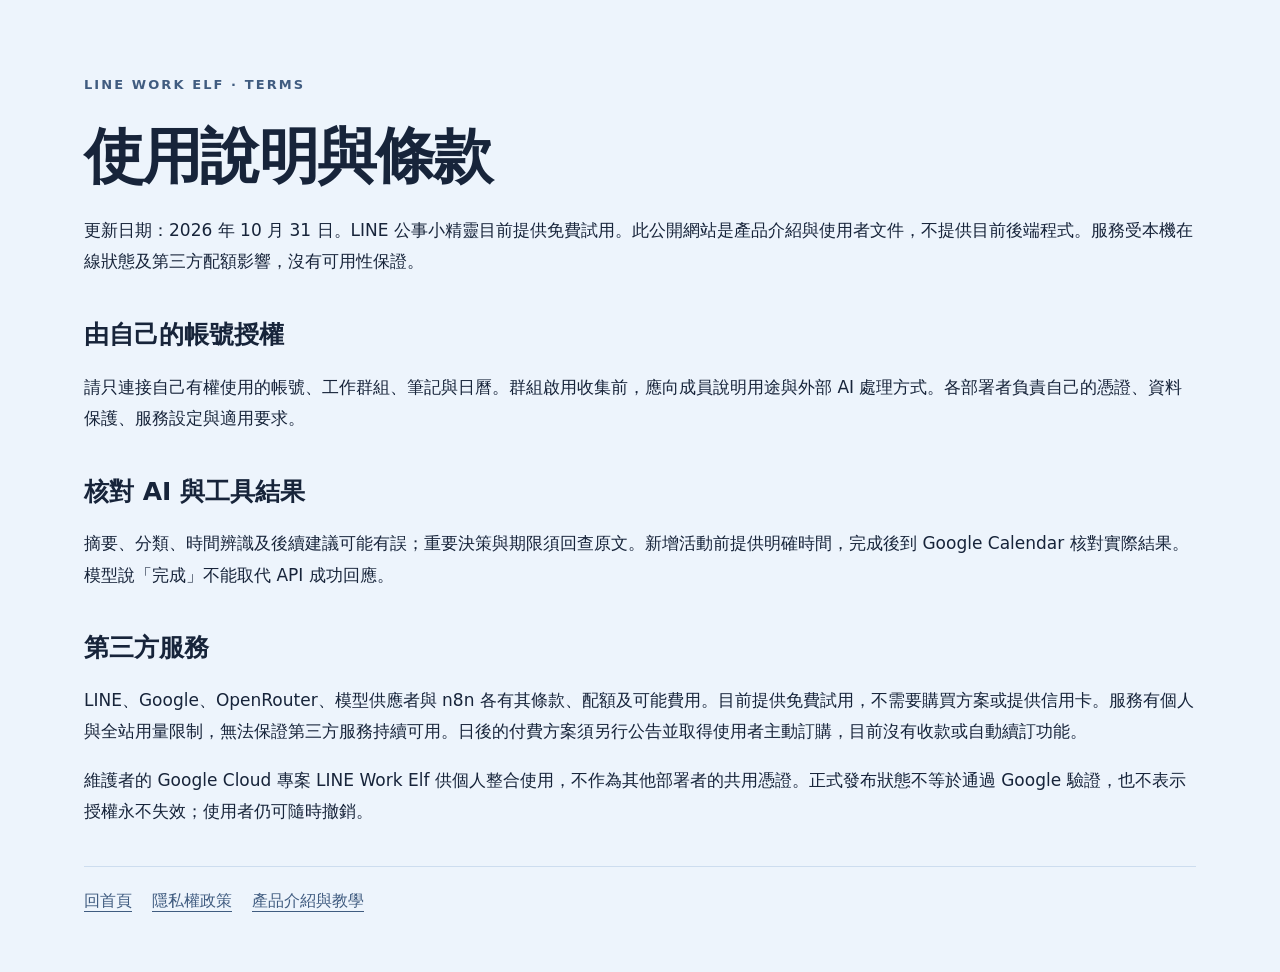
<file: docs/terms.html>
<!doctype html>
<html lang="zh-Hant"><meta charset="utf-8"><meta name="viewport" content="width=device-width,initial-scale=1">
<title>使用說明與條款｜LINE 公事小精靈</title><link rel="stylesheet" href="site.css">
<main><p class="label">LINE WORK ELF · TERMS</p><h1>使用說明與條款</h1><p>更新日期：2026 年 10 月 31 日。LINE 公事小精靈目前提供免費試用。此公開網站是產品介紹與使用者文件，不提供目前後端程式。服務受本機在線狀態及第三方配額影響，沒有可用性保證。</p>
<h2>由自己的帳號授權</h2><p>請只連接自己有權使用的帳號、工作群組、筆記與日曆。群組啟用收集前，應向成員說明用途與外部 AI 處理方式。各部署者負責自己的憑證、資料保護、服務設定與適用要求。</p>
<h2>核對 AI 與工具結果</h2><p>摘要、分類、時間辨識及後續建議可能有誤；重要決策與期限須回查原文。新增活動前提供明確時間，完成後到 Google Calendar 核對實際結果。模型說「完成」不能取代 API 成功回應。</p>
<h2>第三方服務</h2><p>LINE、Google、OpenRouter、模型供應者與 n8n 各有其條款、配額及可能費用。目前提供免費試用，不需要購買方案或提供信用卡。服務有個人與全站用量限制，無法保證第三方服務持續可用。日後的付費方案須另行公告並取得使用者主動訂購，目前沒有收款或自動續訂功能。</p>
<p>維護者的 Google Cloud 專案 LINE Work Elf 供個人整合使用，不作為其他部署者的共用憑證。正式發布狀態不等於通過 Google 驗證，也不表示授權永不失效；使用者仍可隨時撤銷。</p>
<nav><a href="index.html">回首頁</a><a href="privacy.html">隱私權政策</a><a href="https://github.com/johnny-0120/line-work-elf">產品介紹與教學</a></nav></main></html>
</file>
<file: docs/site.css>
:root{color-scheme:light dark;--bg:#edf4fc;--panel:#fff;--ink:#17243a;--muted:#405c80;--line:#cdddef;--blue:#91aed2;--button:#516d98}*{box-sizing:border-box}body{margin:0;background:var(--bg);color:var(--ink);font-family:system-ui,"Microsoft JhengHei",sans-serif}main{max-width:920px;margin:auto;padding:60px 24px}h1{font-size:clamp(36px,7vw,64px);line-height:1.25;letter-spacing:-.03em}h2{margin-top:40px;font-size:25px}p{font-size:17px;line-height:1.85}.label{color:var(--muted);font-size:13px;letter-spacing:.16em;font-weight:700}.lead{font-size:21px;max-width:760px}a{color:var(--muted);text-underline-offset:5px}.button{display:inline-block;background:var(--button);color:white;text-decoration:none;padding:12px 20px;border-radius:14px;margin:6px}nav{display:flex;flex-wrap:wrap;gap:20px;margin-top:38px;padding-top:24px;border-top:1px solid var(--line)}img{width:100%;height:auto;border-radius:20px;margin:24px 0}code{overflow-wrap:anywhere;font-size:.9em}footer{font-size:13px;color:var(--muted);margin-top:36px;line-height:1.8}@media(prefers-color-scheme:dark){:root{--bg:#101a2c;--panel:#1b2c45;--ink:#edf4fc;--muted:#a8c0df;--line:#344b69;--button:#516d98}}@media(max-width:600px){main{padding:32px 20px}}
main{max-width:1160px}a{text-decoration-thickness:1px}.nav,.brand,.nav>div{display:flex;align-items:center;gap:24px}.nav{justify-content:space-between;padding-bottom:36px}.brand{font-weight:750;text-decoration:none;color:var(--ink);gap:10px}.brand img{width:44px;height:44px;border-radius:50%;margin:0}.hero{display:grid;grid-template-columns:1.25fr 1fr;gap:56px;align-items:center;padding:36px 0 64px}h1{font-size:clamp(38px,5vw,60px);line-height:1.3;margin:20px 0}h1 em{font-style:normal;color:var(--muted)}.lead{font-size:19px}.preview,.grid article,.cta{background:var(--panel);border:1px solid var(--line);border-radius:24px;padding:30px}.preview{transform:rotate(1deg);box-shadow:0 20px 50px #17243a0c}.preview-head{display:flex;gap:16px;align-items:center}.preview-head img{width:68px;height:68px;margin:0}.preview h2{margin-top:20px}.small{font-size:13px;color:var(--muted)}.pill{display:inline-block;background:#91aed233;padding:3px 12px;border-radius:20px;font-size:13px}.task{border-left:3px solid #91aed2;padding:9px 14px;background:var(--bg);border-radius:0 12px 12px 0}.secondary{background:var(--panel);border:1px solid var(--line);color:var(--ink)}.section{padding:60px 0;border-top:1px solid var(--line)}.section>h2{font-size:34px;margin:12px 0 28px}.grid{display:grid;grid-template-columns:repeat(3,1fr);gap:20px}.grid article{padding:24px}.grid h3{font-size:21px}.grid p{font-size:16px}.number{color:var(--muted);font-size:13px}.split{display:grid;grid-template-columns:1fr 1fr;gap:40px;align-items:center}.split h2{font-size:34px;line-height:1.5}.menu{border-radius:20px}.steps{display:grid;grid-template-columns:repeat(4,1fr);gap:14px}.steps p{font-size:15px}.steps b{display:block;font-size:28px;color:var(--muted)}.cta{margin:50px 0;text-align:center;background:#91aed21f}.cta h2{font-size:32px}footer{display:flex;justify-content:space-between;flex-wrap:wrap;gap:18px}footer nav{margin:0;padding:0;border:0}@media(max-width:800px){.hero,.split{grid-template-columns:1fr;gap:30px}.grid{grid-template-columns:1fr}.steps{grid-template-columns:1fr 1fr}.nav>div{gap:12px;font-size:14px}.hero{padding-top:12px}.section{padding:40px 0}.preview{transform:none}.button{margin-left:0}}
</file>
<file: docs/demo.css>
:root{color-scheme:only light;--bg:#edf4fc;--panel:#fff;--ink:#17243a;--muted:#405c80;--border:#d2e0f1;--soft:#dce6f4;--button:#516d98}*{box-sizing:border-box}body{margin:0;background:var(--bg);color:var(--ink);font:16px/1.85 system-ui,"Microsoft JhengHei",sans-serif}main{max-width:1180px;margin:auto;padding:44px 24px}h1{font-size:clamp(30px,5vw,52px);line-height:1.3}h2{font-size:23px}h3{font-size:18px}.eyebrow,.muted,footer{color:var(--muted)}.eyebrow{font-size:13px;letter-spacing:.06em}button,a{font:inherit}button{border:0;border-radius:12px;background:var(--button);color:#fff;padding:10px 17px;cursor:pointer;margin:4px}button:focus-visible,a:focus-visible,input:focus-visible{outline:3px solid #91aed2;outline-offset:3px}.secondary{background:var(--soft);color:var(--ink)}button:disabled{opacity:.6}#gate,.card,aside,.stats{background:var(--panel);border:1px solid var(--border);border-radius:22px;padding:24px}.toolbar{display:flex;justify-content:space-between;align-items:center;gap:16px;flex-wrap:wrap}.stats{display:flex;gap:40px;margin:20px 0}.stats strong{font-size:30px;display:block}.stats span{font-size:14px;color:var(--muted)}.columns{display:grid;grid-template-columns:minmax(0,2fr) minmax(240px,1fr);gap:24px;align-items:start}.card{margin:16px 0}.content{white-space:pre-wrap;overflow-wrap:anywhere}.search{display:block;margin:22px 0}input{display:block;width:100%;margin-top:6px;padding:12px 16px;border:1px solid var(--border);border-radius:12px;background:var(--panel);color:var(--ink);font:inherit}.task{border-left:4px solid #91aed2;padding:8px 14px;background:var(--bg);overflow-wrap:anywhere}.empty{padding:24px;color:var(--muted);border:1px dashed var(--border);border-radius:16px}a{color:var(--muted)}footer{font-size:13px;margin-top:42px}[hidden]{display:none!important}@media(max-width:700px){.columns{grid-template-columns:1fr}main{padding:22px 16px}.stats{gap:25px;padding:18px}.card,aside{padding:20px}}
.suggestions{display:grid;grid-template-columns:repeat(auto-fit,minmax(270px,1fr));gap:16px}.suggestion{margin:0}.suggestion blockquote{margin:12px 0;padding:12px;border-left:3px solid #91AED2;background:var(--bg);white-space:pre-wrap;overflow-wrap:anywhere}.board{display:grid;grid-template-columns:repeat(4,minmax(0,1fr));gap:14px;margin:20px 0 40px}.board-column{background:var(--soft);border-radius:18px;padding:14px;min-width:0}.board-column h3{font-size:17px}.task-card{background:var(--panel);border-radius:14px;padding:15px;margin:12px 0;overflow-wrap:anywhere}.task-card p{margin:6px 0}.small{font-size:13px;color:var(--muted)}select{width:100%;background:var(--panel);color:var(--ink);padding:8px;border:1px solid var(--border);border-radius:8px;font:inherit}details{margin-top:14px}summary{cursor:pointer;font-size:14px}.checkbox{display:flex;align-items:flex-start;font-size:13px;margin:10px 0}.checkbox input{width:auto;margin:6px 8px 0 0}.task-card button{font-size:14px;padding:8px 12px}#newTaskForm{background:var(--panel);padding:22px;border:1px solid var(--border);border-radius:18px}#taskAgent{margin:30px 0}#taskActionStatus{color:var(--muted);white-space:pre-wrap}@media(max-width:950px){.board{grid-template-columns:repeat(2,minmax(0,1fr))}}@media(max-width:550px){.board{grid-template-columns:1fr}.suggestions{grid-template-columns:1fr}}
header{background:#A8C0DF;border:1px solid #91AED2;border-radius:24px;padding:clamp(22px,4vw,38px);margin-bottom:28px}
</file>
